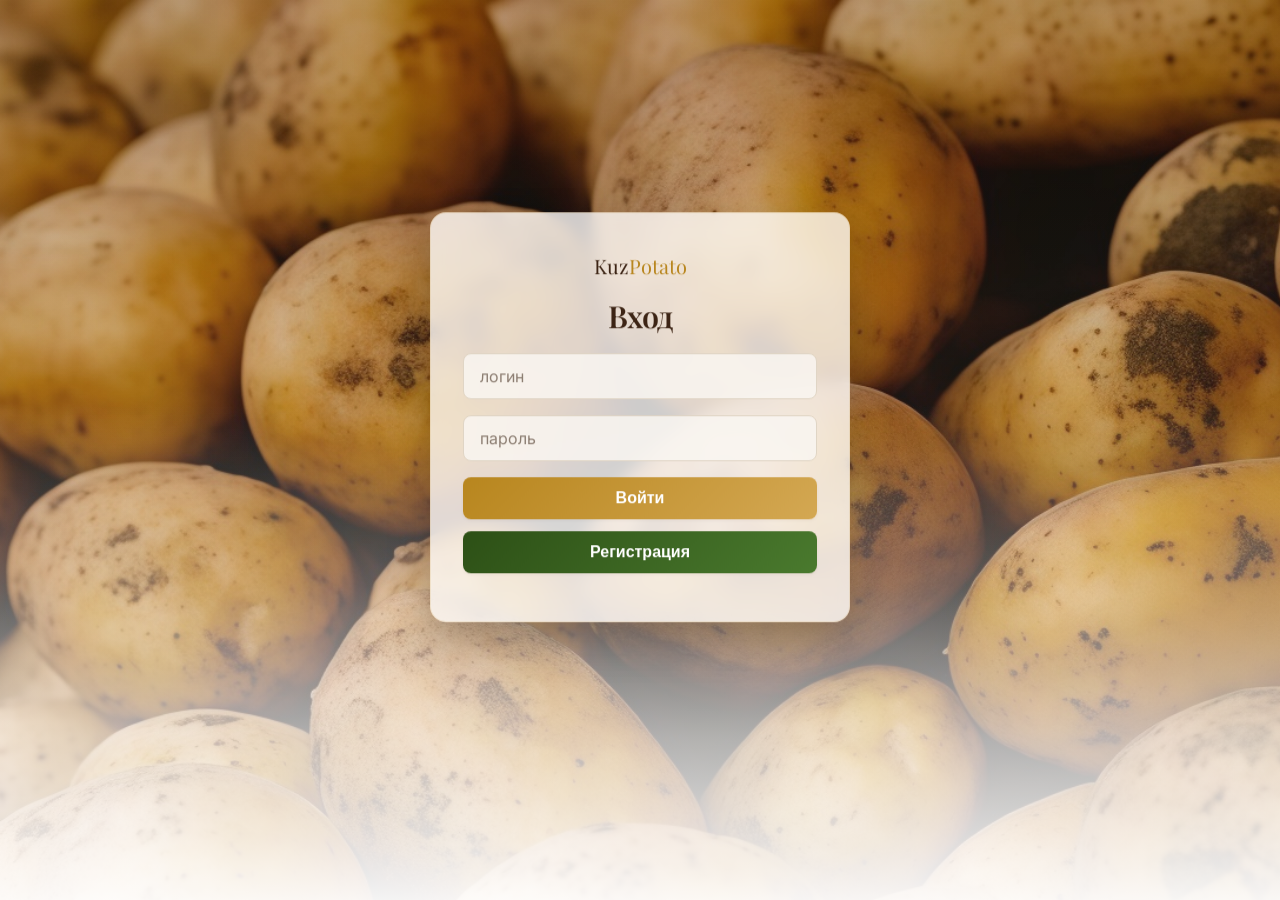
<file: index.html>
<script>
const u = localStorage.getItem('user');
if(!u){ window.location='login.html'; }
</script>
<!DOCTYPE html>
<html lang="ru">
<head>
    <meta charset="UTF-8">
    <meta name="viewport" content="width=device-width, initial-scale=1.0">
    <title>KuzPotato — Премиальная картошка из Кемерово</title>
    <link rel="stylesheet" href="styles.css">
    <link rel="preconnect" href="https://fonts.googleapis.com">
    <link rel="preconnect" href="https://fonts.gstatic.com" crossorigin>
    <link href="https://fonts.googleapis.com/css2?family=Playfair+Display:ital,wght@0,400;0,500;0,600;0,700;1,400&family=Inter:wght@300;400;500;600;700&display=swap" rel="stylesheet">
</head>
<body>
    <header class="header" id="header">
        <div class="container header__inner">
            <a href="index.html" class="logo">
                <span class="logo__text">Kuz<span class="logo__accent">Potato</span></span>
            </a>
            <nav class="nav" id="nav">
                <ul class="nav__list">
                    <li><a href="index.html" class="nav__link nav__link--active">Главная</a></li>
                    <li><a href="catalog.html" class="nav__link">Каталог</a></li>
                    <li><a href="about.html" class="nav__link">О компании</a></li>
                    <li><a href="delivery.html" class="nav__link">Доставка</a></li>
                    <li><a href="contacts.html" class="nav__link">Контакты</a></li>
                </ul>
            </nav>
            <div class="header__actions">
                <a href="cart.html" class="cart-icon" id="cartIcon" aria-label="Корзина">
                    <svg width="24" height="24" viewBox="0 0 24 24" fill="none" stroke="currentColor" stroke-width="1.8" stroke-linecap="round" stroke-linejoin="round">
                        <circle cx="9" cy="21" r="1"/><circle cx="20" cy="21" r="1"/>
                        <path d="M1 1h4l2.68 13.39a2 2 0 0 0 2 1.61h9.72a2 2 0 0 0 2-1.61L23 6H6"/>
                    </svg>
                    <span class="cart-icon__badge" id="cartBadge">0</span>
                </a>
                <button class="burger" id="burger" aria-label="Меню">
                    <span></span><span></span><span></span>
                </button>
            </div>
        </div>
    </header>

    <main>
        <!-- Hero Block -->
        <section class="hero">
            <div class="hero__overlay"></div>
            <div class="hero__content container">
                <span class="hero__tag">Фермерская продукция премиум-класса</span>
                <h1 class="hero__title">Настоящий вкус<br>сибирской земли</h1>
                <p class="hero__subtitle">Картофель, выращенный с заботой на плодородных почвах Кузбасса. Отборные сорта, безупречное качество, доставка прямо к вашему столу.</p>
                <div class="hero__buttons">
                    <a href="catalog.html" class="btn btn--gold">Смотреть каталог</a>
                    <a href="about.html" class="btn btn--outline">Узнать о нас</a>
                </div>
            </div>
            <div class="hero__scroll-indicator">
                <span>Прокрутите вниз</span>
                <svg width="20" height="20" viewBox="0 0 24 24" fill="none" stroke="currentColor" stroke-width="2"><path d="M6 9l6 6 6-6"/></svg>
            </div>
        </section>

        <!-- Advantages -->
        <section class="section advantages">
            <div class="container">
                <div class="section__header">
                    <span class="section__tag">Почему выбирают нас</span>
                    <h2 class="section__title">Качество, которому доверяют</h2>
                </div>
                <div class="advantages__grid">
                    <div class="advantage-card">
                        <div class="advantage-card__icon">
                            <svg width="40" height="40" viewBox="0 0 40 40" fill="none"><rect x="4" y="18" width="32" height="18" rx="3" stroke="currentColor" stroke-width="1.8"/><path d="M12 18v-6a8 8 0 1 1 16 0v6" stroke="currentColor" stroke-width="1.8"/><circle cx="20" cy="28" r="2" fill="currentColor"/></svg>
                        </div>
                        <h3>Отборные сорта</h3>
                        <p>Выращиваем только лучшие сорта картофеля, адаптированные к сибирскому климату. Каждый клубень проходит строгий контроль.</p>
                    </div>
                    <div class="advantage-card">
                        <div class="advantage-card__icon">
                            <svg width="40" height="40" viewBox="0 0 40 40" fill="none"><path d="M20 4c-8 0-14 5-16 12 2 7 8 12 16 12s14-5 16-12c-2-7-8-12-16-12z" stroke="currentColor" stroke-width="1.8"/><circle cx="20" cy="16" r="5" stroke="currentColor" stroke-width="1.8"/></svg>
                        </div>
                        <h3>Прозрачность</h3>
                        <p>Вы всегда знаете происхождение продукта. Мы открыто показываем наши поля, хранилища и процесс отбора.</p>
                    </div>
                    <div class="advantage-card">
                        <div class="advantage-card__icon">
                            <svg width="40" height="40" viewBox="0 0 40 40" fill="none"><path d="M4 12h32l-4 20H8L4 12z" stroke="currentColor" stroke-width="1.8"/><path d="M12 12V8a8 8 0 0 1 16 0v4" stroke="currentColor" stroke-width="1.8"/><line x1="16" y1="22" x2="24" y2="22" stroke="currentColor" stroke-width="1.8"/></svg>
                        </div>
                        <h3>Свежесть с полей</h3>
                        <p>Доставляем картофель напрямую с фермы в день сбора урожая или из современных хранилищ с климат-контролем.</p>
                    </div>
                    <div class="advantage-card">
                        <div class="advantage-card__icon">
                            <svg width="40" height="40" viewBox="0 0 40 40" fill="none"><circle cx="20" cy="20" r="16" stroke="currentColor" stroke-width="1.8"/><path d="M20 10v10l7 4" stroke="currentColor" stroke-width="1.8" stroke-linecap="round"/></svg>
                        </div>
                        <h3>Быстрая доставка</h3>
                        <p>Доставляем по Кемерово и области в день заказа. Бережная упаковка сохраняет товар в идеальном состоянии.</p>
                    </div>
                </div>
            </div>
        </section>

        <!-- Popular Products -->
        <section class="section section--alt popular">
            <div class="container">
                <div class="section__header">
                    <span class="section__tag">Популярные сорта</span>
                    <h2 class="section__title">Что выбирают наши клиенты</h2>
                </div>
                <div class="popular__grid" id="popularProducts">
                    <!-- Filled by JS -->
                </div>
                <div class="section__cta">
                    <a href="catalog.html" class="btn btn--gold">Весь каталог</a>
                </div>
            </div>
        </section>

        <!-- Quality Block -->
        <section class="section quality">
            <div class="container quality__inner">
                <div class="quality__image">
                    <div class="quality__image-placeholder"></div>
                </div>
                <div class="quality__content">
                    <span class="section__tag">Философия качества</span>
                    <h2 class="section__title">От поля до стола —<br>полный контроль</h2>
                    <p class="quality__text">Каждый этап — от подготовки почвы до упаковки готовой продукции — находится под пристальным вниманием наших агрономов. Мы используем органические удобрения, севооборот и современные методы хранения, чтобы картофель KuzPotato оставался свежим и вкусным в любое время года.</p>
                    <ul class="quality__list">
                        <li>Сертифицированный семенной материал</li>
                        <li>Экологически чистые поля Кузбасса</li>
                        <li>Хранение при оптимальной температуре 3–5°C</li>
                        <li>Ручная переборка перед упаковкой</li>
                    </ul>
                </div>
            </div>
        </section>

        <!-- Founder Block -->
        <section class="section section--alt founder">
            <div class="container founder__inner">
                <div class="founder__content">
                    <span class="section__tag">Основатель бренда</span>
                    <h2 class="section__title">Шарова Наталья</h2>
                    <blockquote class="founder__quote">«Я выросла на этой земле и знаю: настоящий картофель — это не просто еда. Это традиция, забота и уважение к природе. KuzPotato — мой способ поделиться этой философией с вами.»</blockquote>
                    <p class="founder__bio">Потомственный фермер из Кемерово. Более 15 лет в сельском хозяйстве. Объединила традиционные методы выращивания с современными стандартами качества, чтобы создать бренд, которому доверяют.</p>
                    <a href="about.html" class="btn btn--outline-dark">Подробнее о компании</a>
                </div>
                <div class="founder__portrait">
                    <div class="founder__portrait-placeholder">
                        <span>Наталья Шарова</span>
                    </div>
                </div>
            </div>
        </section>

        <!-- Testimonials -->
        <section class="section testimonials">
            <div class="container">
                <div class="section__header">
                    <span class="section__tag">Отзывы</span>
                    <h2 class="section__title">Что говорят о нас</h2>
                </div>
                <div class="testimonials__grid">
                    <div class="testimonial-card">
                        <div class="testimonial-card__stars">★★★★★</div>
                        <p class="testimonial-card__text">«Заказываю картофель KuzPotato уже полгода для своего ресторана. Качество всегда на высоте, клубни ровные, чистые. Гости отмечают вкус — а это главная награда для повара.»</p>
                        <div class="testimonial-card__author">
                            <strong>Алексей М.</strong>
                            <span>Шеф-повар, ресторан «Сибирь»</span>
                        </div>
                    </div>
                    <div class="testimonial-card">
                        <div class="testimonial-card__stars">★★★★★</div>
                        <p class="testimonial-card__text">«Беру оптом для семейного кафе. Доставка всегда вовремя, картошка отборная. Приятно иметь дело с настоящими профессионалами, которые любят своё дело.»</p>
                        <div class="testimonial-card__author">
                            <strong>Елена К.</strong>
                            <span>Владелец кафе, Кемерово</span>
                        </div>
                    </div>
                    <div class="testimonial-card">
                        <div class="testimonial-card__stars">★★★★★</div>
                        <p class="testimonial-card__text">«Домашняя картошка из детства — вот что приходит на ум. Рассыпчатая, ароматная. Дети едят с удовольствием. Спасибо Наталье и её команде!»</p>
                        <div class="testimonial-card__author">
                            <strong>Марина Д.</strong>
                            <span>Домохозяйка, Кемерово</span>
                        </div>
                    </div>
                </div>
            </div>
        </section>

        <!-- CTA Block -->
        <section class="cta-block">
            <div class="container cta-block__inner">
                <h2 class="cta-block__title">Готовы попробовать настоящий сибирский картофель?</h2>
                <p class="cta-block__text">Оформите заказ прямо сейчас — и завтра свежий урожай будет у вас на столе.</p>
                <div class="cta-block__buttons">
                    <a href="catalog.html" class="btn btn--gold btn--lg">Перейти в каталог</a>
                    <a href="contacts.html" class="btn btn--outline-light btn--lg">Связаться с нами</a>
                </div>
            </div>
        </section>
    </main>

    <footer class="footer">
        <div class="container footer__inner">
            <div class="footer__col">
                <div class="logo logo--footer">
                    <span class="logo__text">Kuz<span class="logo__accent">Potato</span></span>
                </div>
                <p class="footer__desc">Премиальная фермерская картошка из Кемерово. Качество, проверенное землёй.</p>
            </div>
            <div class="footer__col">
                <h4 class="footer__title">Навигация</h4>
                <ul class="footer__links">
                    <li><a href="index.html">Главная</a></li>
                    <li><a href="catalog.html">Каталог</a></li>
                    <li><a href="about.html">О компании</a></li>
                    <li><a href="delivery.html">Доставка</a></li>
                    <li><a href="contacts.html">Контакты</a></li>
                </ul>
            </div>
            <div class="footer__col">
                <h4 class="footer__title">Контакты</h4>
                <ul class="footer__links footer__links--contacts">
                    <li>Кемерово, Кузбасс</li>
                    <li>+7 (3842) 00-00-00</li>
                    <li>info@kuzpotato.ru</li>
                </ul>
            </div>
            <div class="footer__col">
                <h4 class="footer__title">Режим работы</h4>
                <ul class="footer__links">
                    <li>Пн–Пт: 8:00 – 19:00</li>
                    <li>Сб: 9:00 – 17:00</li>
                    <li>Вс: выходной</li>
                </ul>
            </div>
        </div>
        <div class="footer__bottom container">
            <p>&copy; 2025 KuzPotato. Все права защищены.</p>
        </div>
    </footer>

    <script src="script.js"></script>
</body>
</html>
</file>
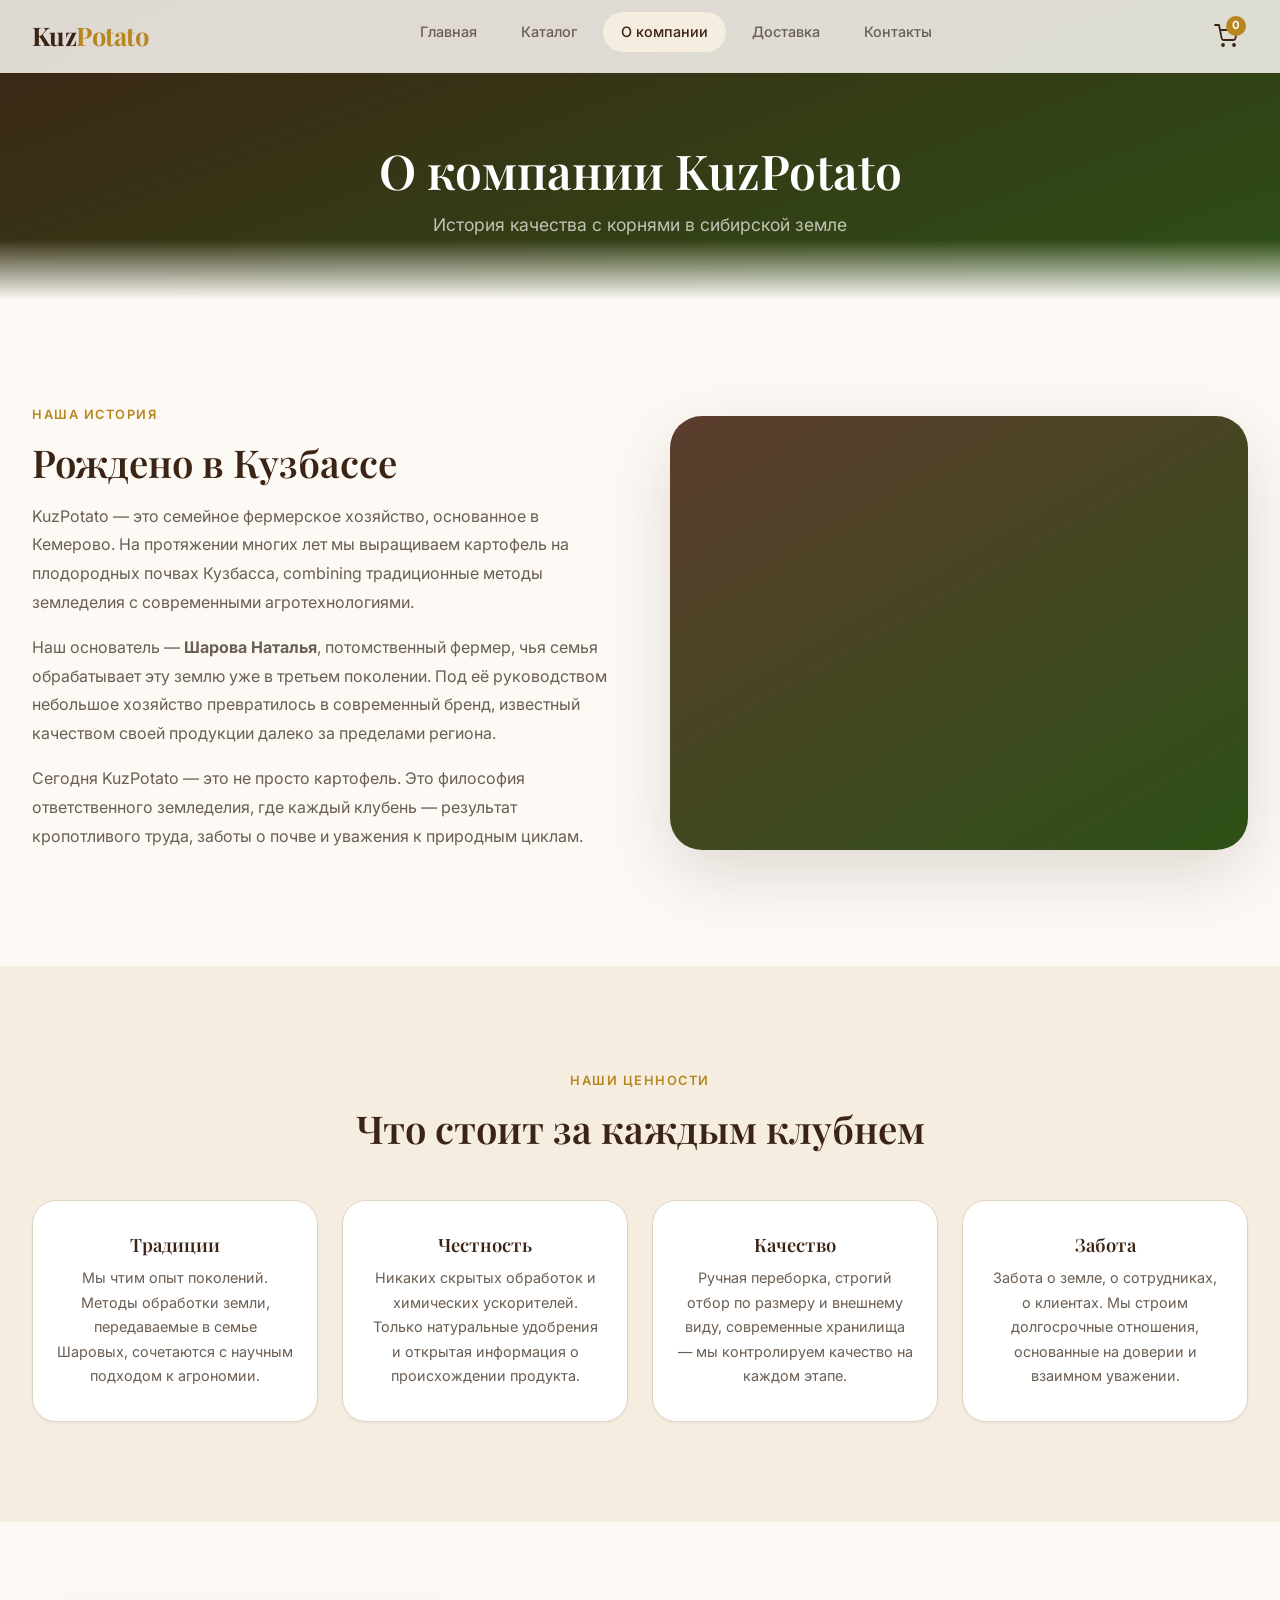
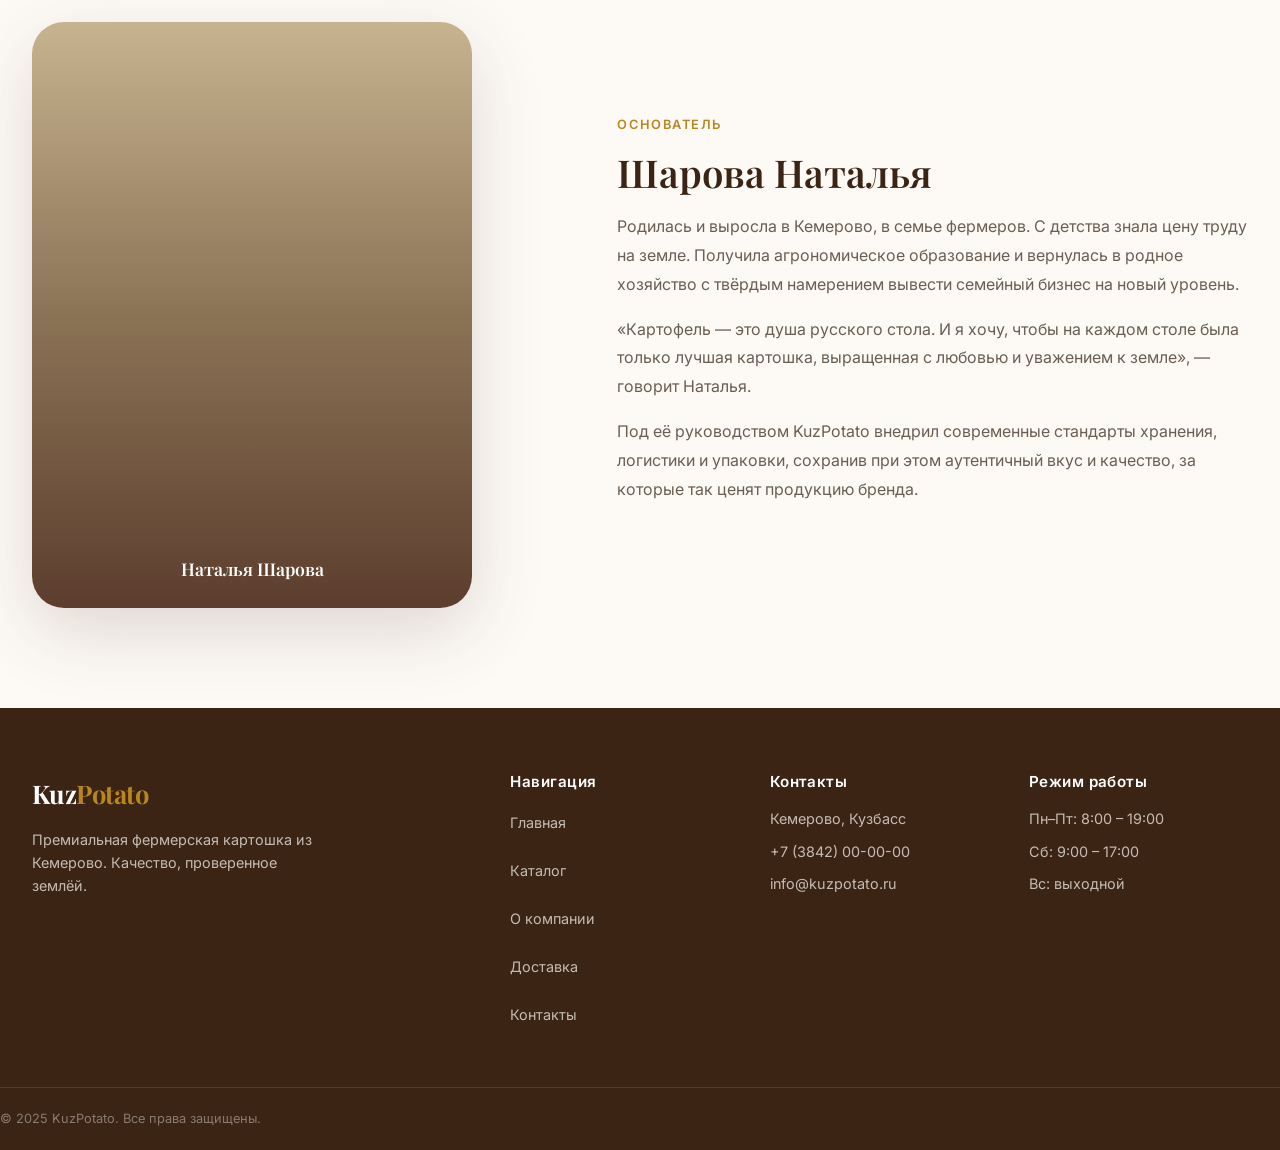
<file: about.html>
<!DOCTYPE html>
<html lang="ru">
<head>
    <meta charset="UTF-8">
    <meta name="viewport" content="width=device-width, initial-scale=1.0">
    <title>О компании — KuzPotato</title>
    <link rel="stylesheet" href="styles.css">
    <link rel="preconnect" href="https://fonts.googleapis.com">
    <link rel="preconnect" href="https://fonts.gstatic.com" crossorigin>
    <link href="https://fonts.googleapis.com/css2?family=Playfair+Display:ital,wght@0,400;0,500;0,600;0,700;1,400&family=Inter:wght@300;400;500;600;700&display=swap" rel="stylesheet">
</head>
<body>
    <header class="header" id="header">
        <div class="container header__inner">
            <a href="index.html" class="logo">
                <span class="logo__text">Kuz<span class="logo__accent">Potato</span></span>
            </a>
            <nav class="nav" id="nav">
                <ul class="nav__list">
                    <li><a href="index.html" class="nav__link">Главная</a></li>
                    <li><a href="catalog.html" class="nav__link">Каталог</a></li>
                    <li><a href="about.html" class="nav__link nav__link--active">О компании</a></li>
                    <li><a href="delivery.html" class="nav__link">Доставка</a></li>
                    <li><a href="contacts.html" class="nav__link">Контакты</a></li>
                </ul>
            </nav>
            <div class="header__actions">
                <a href="cart.html" class="cart-icon" id="cartIcon" aria-label="Корзина">
                    <svg width="24" height="24" viewBox="0 0 24 24" fill="none" stroke="currentColor" stroke-width="1.8" stroke-linecap="round" stroke-linejoin="round">
                        <circle cx="9" cy="21" r="1"/><circle cx="20" cy="21" r="1"/>
                        <path d="M1 1h4l2.68 13.39a2 2 0 0 0 2 1.61h9.72a2 2 0 0 0 2-1.61L23 6H6"/>
                    </svg>
                    <span class="cart-icon__badge" id="cartBadge">0</span>
                </a>
                <button class="burger" id="burger" aria-label="Меню">
                    <span></span><span></span><span></span>
                </button>
            </div>
        </div>
    </header>

    <main>
        <section class="page-hero page-hero--about">
            <div class="container">
                <h1 class="page-hero__title">О компании KuzPotato</h1>
                <p class="page-hero__subtitle">История качества с корнями в сибирской земле</p>
            </div>
        </section>

        <section class="section about-story">
            <div class="container">
                <div class="about-story__grid">
                    <div class="about-story__content">
                        <span class="section__tag">Наша история</span>
                        <h2 class="section__title">Рождено в Кузбассе</h2>
                        <p>KuzPotato — это семейное фермерское хозяйство, основанное в Кемерово. На протяжении многих лет мы выращиваем картофель на плодородных почвах Кузбасса, combining традиционные методы земледелия с современными агротехнологиями.</p>
                        <p>Наш основатель — <strong>Шарова Наталья</strong>, потомственный фермер, чья семья обрабатывает эту землю уже в третьем поколении. Под её руководством небольшое хозяйство превратилось в современный бренд, известный качеством своей продукции далеко за пределами региона.</p>
                        <p>Сегодня KuzPotato — это не просто картофель. Это философия ответственного земледелия, где каждый клубень — результат кропотливого труда, заботы о почве и уважения к природным циклам.</p>
                    </div>
                    <div class="about-story__visual">
                        <div class="about-story__image-placeholder"></div>
                    </div>
                </div>
            </div>
        </section>

        <section class="section section--alt about-values">
            <div class="container">
                <div class="section__header">
                    <span class="section__tag">Наши ценности</span>
                    <h2 class="section__title">Что стоит за каждым клубнем</h2>
                </div>
                <div class="about-values__grid">
                    <div class="value-card">
                        <h3>Традиции</h3>
                        <p>Мы чтим опыт поколений. Методы обработки земли, передаваемые в семье Шаровых, сочетаются с научным подходом к агрономии.</p>
                    </div>
                    <div class="value-card">
                        <h3>Честность</h3>
                        <p>Никаких скрытых обработок и химических ускорителей. Только натуральные удобрения и открытая информация о происхождении продукта.</p>
                    </div>
                    <div class="value-card">
                        <h3>Качество</h3>
                        <p>Ручная переборка, строгий отбор по размеру и внешнему виду, современные хранилища — мы контролируем качество на каждом этапе.</p>
                    </div>
                    <div class="value-card">
                        <h3>Забота</h3>
                        <p>Забота о земле, о сотрудниках, о клиентах. Мы строим долгосрочные отношения, основанные на доверии и взаимном уважении.</p>
                    </div>
                </div>
            </div>
        </section>

        <section class="section about-founder-detail">
            <div class="container about-founder-detail__inner">
                <div class="about-founder-detail__portrait">
                    <div class="founder__portrait-placeholder founder__portrait-placeholder--large">
                        <span>Наталья Шарова</span>
                    </div>
                </div>
                <div class="about-founder-detail__content">
                    <span class="section__tag">Основатель</span>
                    <h2 class="section__title">Шарова Наталья</h2>
                    <p>Родилась и выросла в Кемерово, в семье фермеров. С детства знала цену труду на земле. Получила агрономическое образование и вернулась в родное хозяйство с твёрдым намерением вывести семейный бизнес на новый уровень.</p>
                    <p>«Картофель — это душа русского стола. И я хочу, чтобы на каждом столе была только лучшая картошка, выращенная с любовью и уважением к земле», — говорит Наталья.</p>
                    <p>Под её руководством KuzPotato внедрил современные стандарты хранения, логистики и упаковки, сохранив при этом аутентичный вкус и качество, за которые так ценят продукцию бренда.</p>
                </div>
            </div>
        </section>
    </main>

    <footer class="footer">
        <div class="container footer__inner">
            <div class="footer__col">
                <div class="logo logo--footer">
                    <span class="logo__text">Kuz<span class="logo__accent">Potato</span></span>
                </div>
                <p class="footer__desc">Премиальная фермерская картошка из Кемерово. Качество, проверенное землёй.</p>
            </div>
            <div class="footer__col">
                <h4 class="footer__title">Навигация</h4>
                <ul class="footer__links">
                    <li><a href="index.html">Главная</a></li>
                    <li><a href="catalog.html">Каталог</a></li>
                    <li><a href="about.html">О компании</a></li>
                    <li><a href="delivery.html">Доставка</a></li>
                    <li><a href="contacts.html">Контакты</a></li>
                </ul>
            </div>
            <div class="footer__col">
                <h4 class="footer__title">Контакты</h4>
                <ul class="footer__links footer__links--contacts">
                    <li>Кемерово, Кузбасс</li>
                    <li>+7 (3842) 00-00-00</li>
                    <li>info@kuzpotato.ru</li>
                </ul>
            </div>
            <div class="footer__col">
                <h4 class="footer__title">Режим работы</h4>
                <ul class="footer__links">
                    <li>Пн–Пт: 8:00 – 19:00</li>
                    <li>Сб: 9:00 – 17:00</li>
                    <li>Вс: выходной</li>
                </ul>
            </div>
        </div>
        <div class="footer__bottom container">
            <p>&copy; 2025 KuzPotato. Все права защищены.</p>
        </div>
    </footer>

    <script src="script.js"></script>
</body>
</html>
</file>
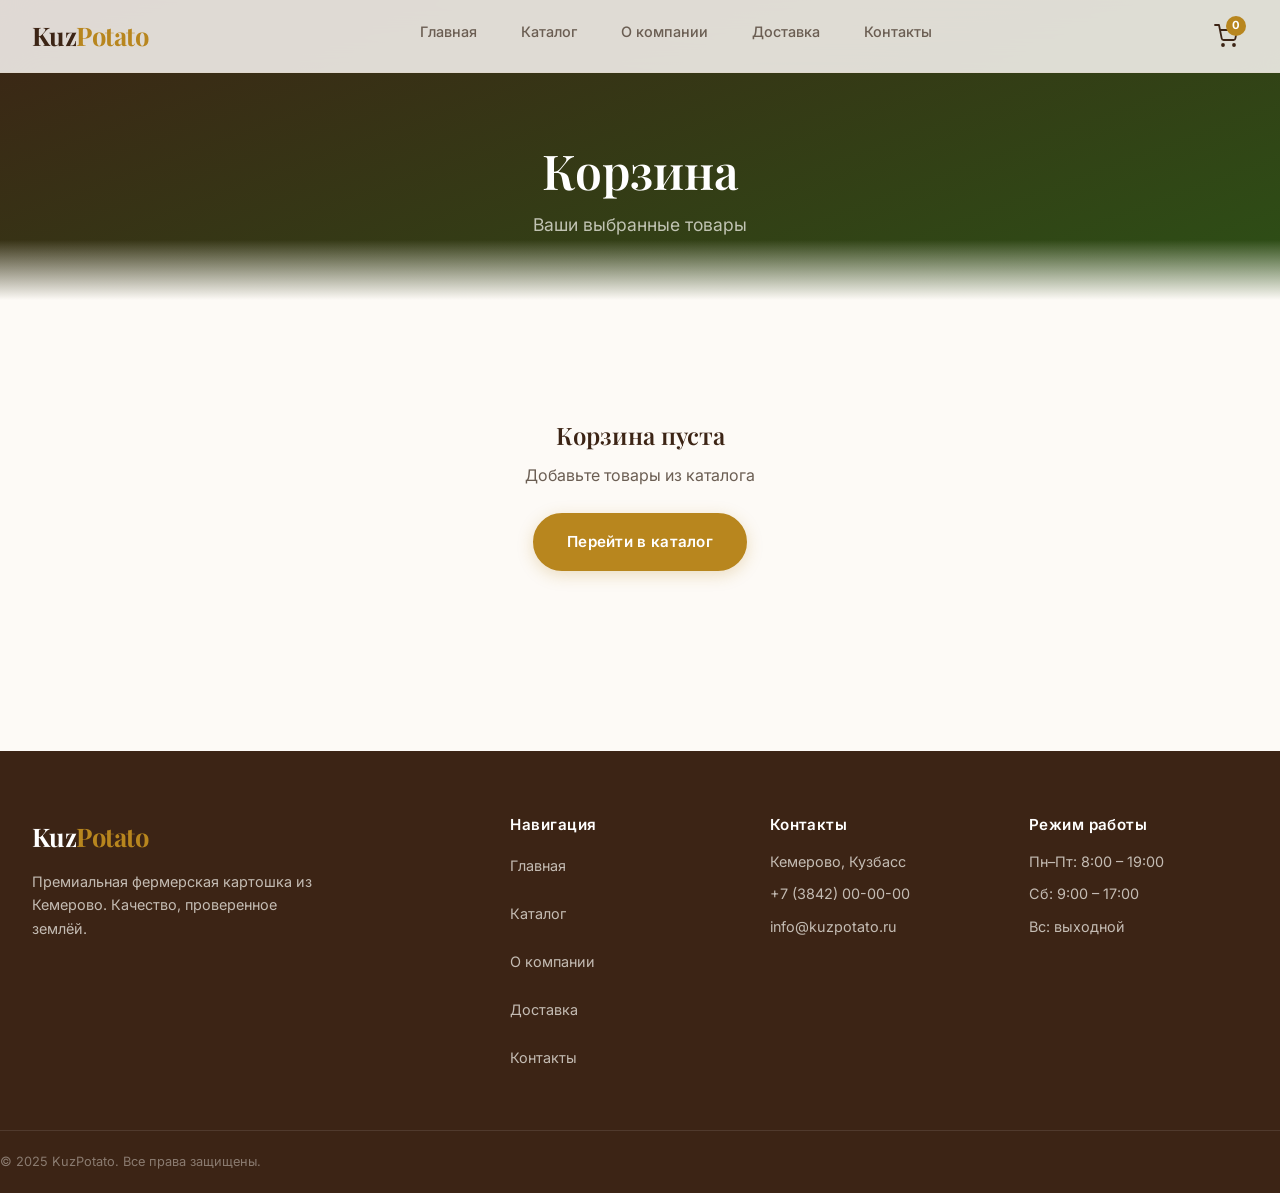
<file: cart.html>
<!DOCTYPE html>
<html lang="ru">
<head>
    <meta charset="UTF-8">
    <meta name="viewport" content="width=device-width, initial-scale=1.0">
    <title>Корзина — KuzPotato</title>
    <link rel="stylesheet" href="styles.css">
    <link rel="preconnect" href="https://fonts.googleapis.com">
    <link rel="preconnect" href="https://fonts.gstatic.com" crossorigin>
    <link href="https://fonts.googleapis.com/css2?family=Playfair+Display:ital,wght@0,400;0,500;0,600;0,700;1,400&family=Inter:wght@300;400;500;600;700&display=swap" rel="stylesheet">
</head>
<body>
    <header class="header" id="header">
        <div class="container header__inner">
            <a href="index.html" class="logo">
                <span class="logo__text">Kuz<span class="logo__accent">Potato</span></span>
            </a>
            <nav class="nav" id="nav">
                <ul class="nav__list">
                    <li><a href="index.html" class="nav__link">Главная</a></li>
                    <li><a href="catalog.html" class="nav__link">Каталог</a></li>
                    <li><a href="about.html" class="nav__link">О компании</a></li>
                    <li><a href="delivery.html" class="nav__link">Доставка</a></li>
                    <li><a href="contacts.html" class="nav__link">Контакты</a></li>
                </ul>
            </nav>
            <div class="header__actions">
                <a href="cart.html" class="cart-icon" id="cartIcon" aria-label="Корзина">
                    <svg width="24" height="24" viewBox="0 0 24 24" fill="none" stroke="currentColor" stroke-width="1.8" stroke-linecap="round" stroke-linejoin="round">
                        <circle cx="9" cy="21" r="1"/><circle cx="20" cy="21" r="1"/>
                        <path d="M1 1h4l2.68 13.39a2 2 0 0 0 2 1.61h9.72a2 2 0 0 0 2-1.61L23 6H6"/>
                    </svg>
                    <span class="cart-icon__badge" id="cartBadge">0</span>
                </a>
                <button class="burger" id="burger" aria-label="Меню">
                    <span></span><span></span><span></span>
                </button>
            </div>
        </div>
    </header>

    <main>
        <section class="page-hero page-hero--cart">
            <div class="container">
                <h1 class="page-hero__title">Корзина</h1>
                <p class="page-hero__subtitle">Ваши выбранные товары</p>
            </div>
        </section>

        <section class="section cart-section">
            <div class="container">
                <div id="cartContainer">
                    <!-- Filled by JS -->
                </div>
            </div>
        </section>
    </main>

    <footer class="footer">
        <div class="container footer__inner">
            <div class="footer__col">
                <div class="logo logo--footer">
                    <span class="logo__text">Kuz<span class="logo__accent">Potato</span></span>
                </div>
                <p class="footer__desc">Премиальная фермерская картошка из Кемерово. Качество, проверенное землёй.</p>
            </div>
            <div class="footer__col">
                <h4 class="footer__title">Навигация</h4>
                <ul class="footer__links">
                    <li><a href="index.html">Главная</a></li>
                    <li><a href="catalog.html">Каталог</a></li>
                    <li><a href="about.html">О компании</a></li>
                    <li><a href="delivery.html">Доставка</a></li>
                    <li><a href="contacts.html">Контакты</a></li>
                </ul>
            </div>
            <div class="footer__col">
                <h4 class="footer__title">Контакты</h4>
                <ul class="footer__links footer__links--contacts">
                    <li>Кемерово, Кузбасс</li>
                    <li>+7 (3842) 00-00-00</li>
                    <li>info@kuzpotato.ru</li>
                </ul>
            </div>
            <div class="footer__col">
                <h4 class="footer__title">Режим работы</h4>
                <ul class="footer__links">
                    <li>Пн–Пт: 8:00 – 19:00</li>
                    <li>Сб: 9:00 – 17:00</li>
                    <li>Вс: выходной</li>
                </ul>
            </div>
        </div>
        <div class="footer__bottom container">
            <p>&copy; 2025 KuzPotato. Все права защищены.</p>
        </div>
    </footer>

    <script src="script.js"></script>
</body>
</html>
</file>
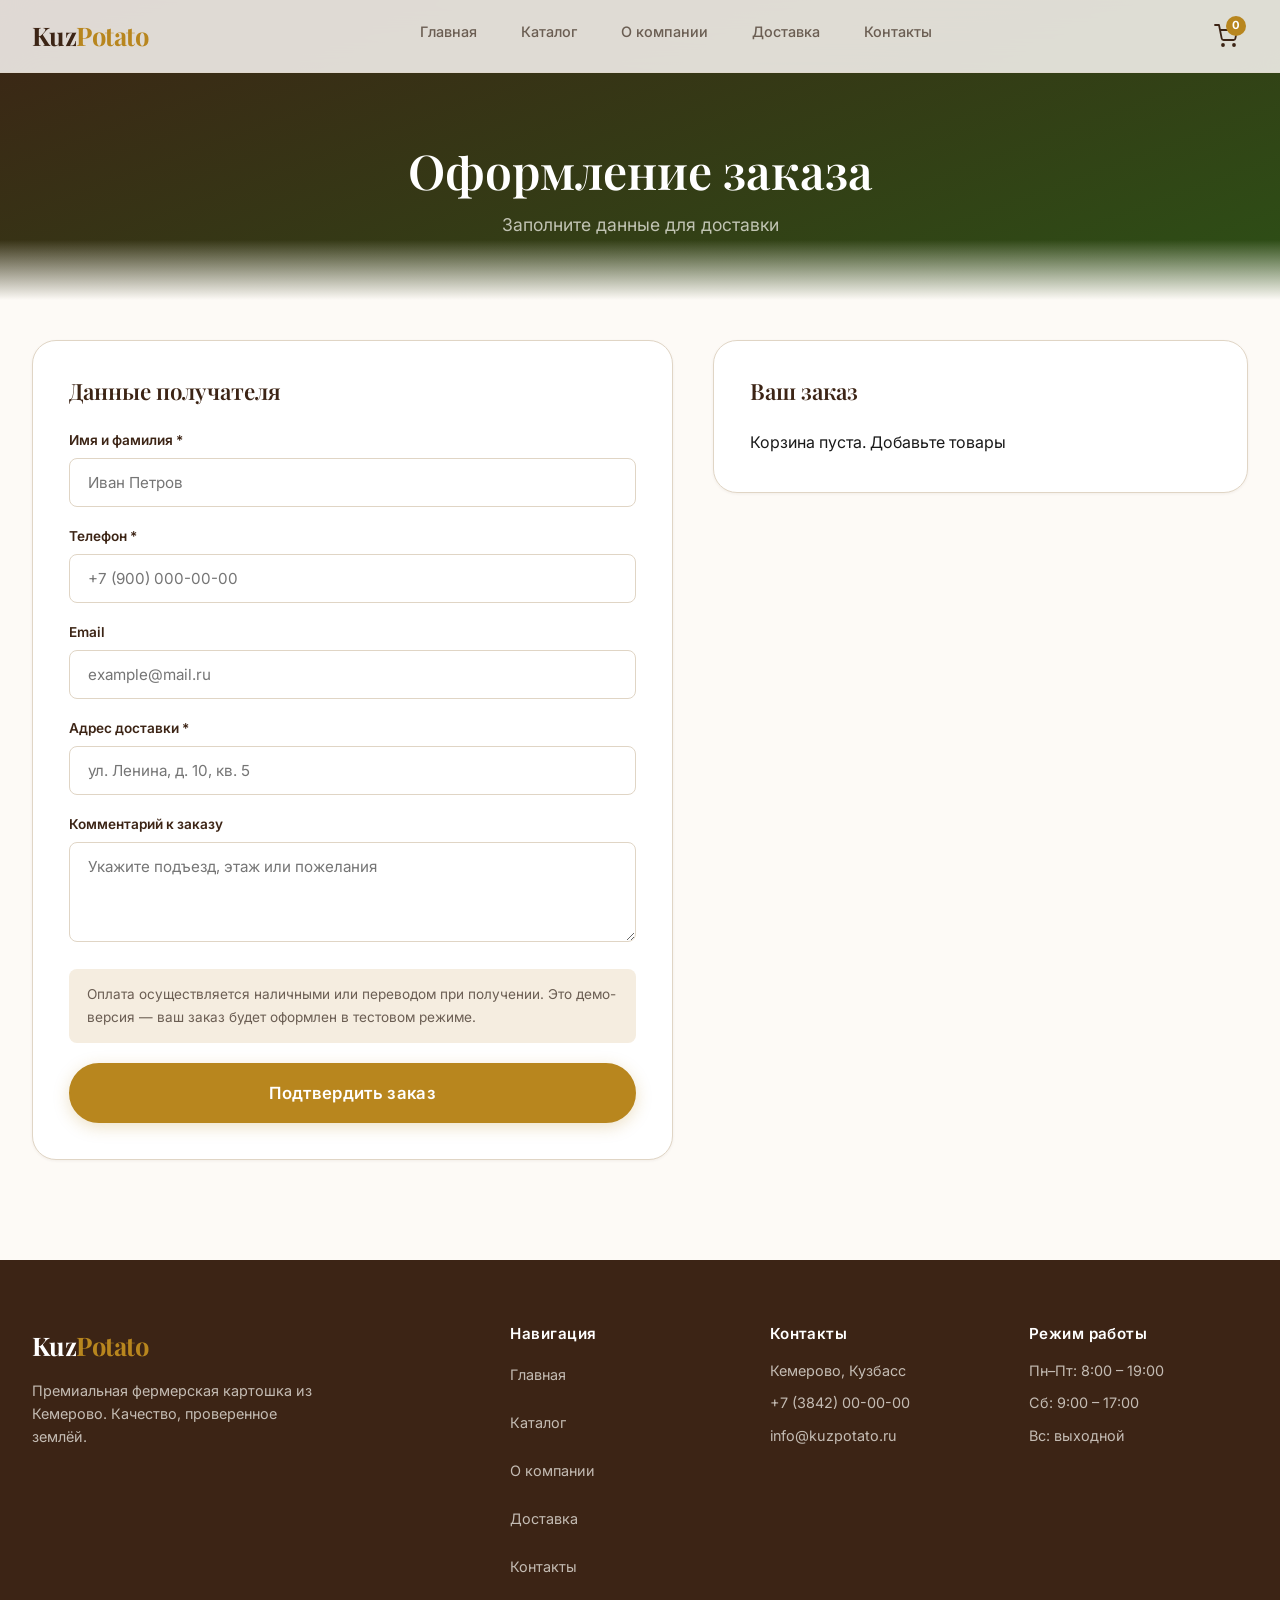
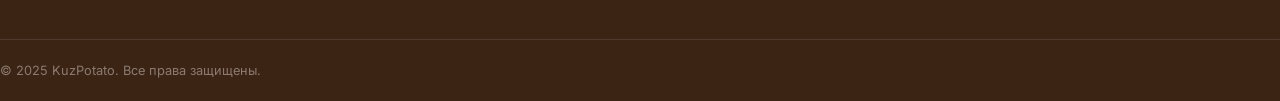
<file: checkout.html>
<!DOCTYPE html>
<html lang="ru">
<head>
    <meta charset="UTF-8">
    <meta name="viewport" content="width=device-width, initial-scale=1.0">
    <title>Оформление заказа — KuzPotato</title>
    <link rel="stylesheet" href="styles.css">
    <link rel="preconnect" href="https://fonts.googleapis.com">
    <link rel="preconnect" href="https://fonts.gstatic.com" crossorigin>
    <link href="https://fonts.googleapis.com/css2?family=Playfair+Display:ital,wght@0,400;0,500;0,600;0,700;1,400&family=Inter:wght@300;400;500;600;700&display=swap" rel="stylesheet">
</head>
<body>
    <header class="header" id="header">
        <div class="container header__inner">
            <a href="index.html" class="logo">
                <span class="logo__text">Kuz<span class="logo__accent">Potato</span></span>
            </a>
            <nav class="nav" id="nav">
                <ul class="nav__list">
                    <li><a href="index.html" class="nav__link">Главная</a></li>
                    <li><a href="catalog.html" class="nav__link">Каталог</a></li>
                    <li><a href="about.html" class="nav__link">О компании</a></li>
                    <li><a href="delivery.html" class="nav__link">Доставка</a></li>
                    <li><a href="contacts.html" class="nav__link">Контакты</a></li>
                </ul>
            </nav>
            <div class="header__actions">
                <a href="cart.html" class="cart-icon" id="cartIcon" aria-label="Корзина">
                    <svg width="24" height="24" viewBox="0 0 24 24" fill="none" stroke="currentColor" stroke-width="1.8" stroke-linecap="round" stroke-linejoin="round">
                        <circle cx="9" cy="21" r="1"/><circle cx="20" cy="21" r="1"/>
                        <path d="M1 1h4l2.68 13.39a2 2 0 0 0 2 1.61h9.72a2 2 0 0 0 2-1.61L23 6H6"/>
                    </svg>
                    <span class="cart-icon__badge" id="cartBadge">0</span>
                </a>
                <button class="burger" id="burger" aria-label="Меню">
                    <span></span><span></span><span></span>
                </button>
            </div>
        </div>
    </header>

    <main>
        <section class="page-hero page-hero--checkout">
            <div class="container">
                <h1 class="page-hero__title">Оформление заказа</h1>
                <p class="page-hero__subtitle">Заполните данные для доставки</p>
            </div>
        </section>

        <section class="section checkout-section">
            <div class="container">
                <div class="checkout__layout" id="checkoutLayout">
                    <div class="checkout__form-wrap">
                        <h2 class="checkout__heading">Данные получателя</h2>
                        <form class="checkout__form" id="checkoutForm">
                            <div class="form__group">
                                <label class="form__label" for="checkoutName">Имя и фамилия *</label>
                                <input type="text" id="checkoutName" class="form__input" placeholder="Иван Петров" required>
                            </div>
                            <div class="form__group">
                                <label class="form__label" for="checkoutPhone">Телефон *</label>
                                <input type="tel" id="checkoutPhone" class="form__input" placeholder="+7 (900) 000-00-00" required>
                            </div>
                            <div class="form__group">
                                <label class="form__label" for="checkoutEmail">Email</label>
                                <input type="email" id="checkoutEmail" class="form__input" placeholder="example@mail.ru">
                            </div>
                            <div class="form__group">
                                <label class="form__label" for="checkoutAddress">Адрес доставки *</label>
                                <input type="text" id="checkoutAddress" class="form__input" placeholder="ул. Ленина, д. 10, кв. 5" required>
                            </div>
                            <div class="form__group">
                                <label class="form__label" for="checkoutComment">Комментарий к заказу</label>
                                <textarea id="checkoutComment" class="form__input form__input--textarea" placeholder="Укажите подъезд, этаж или пожелания"></textarea>
                            </div>
                            <div class="checkout__payment-note">
                                <p>Оплата осуществляется наличными или переводом при получении. Это демо-версия — ваш заказ будет оформлен в тестовом режиме.</p>
                            </div>
                            <button type="submit" class="btn btn--gold btn--lg btn--full">Подтвердить заказ</button>
                        </form>
                        <div class="checkout__success" id="checkoutSuccess" style="display:none;">
                            <div class="checkout__success-icon">
                                <svg width="64" height="64" viewBox="0 0 64 64" fill="none"><circle cx="32" cy="32" r="30" stroke="#2D5016" stroke-width="3"/><path d="M18 32l10 10 18-20" stroke="#2D5016" stroke-width="3" stroke-linecap="round" stroke-linejoin="round"/></svg>
                            </div>
                            <h2>Заказ оформлен!</h2>
                            <p>Спасибо за ваш заказ. Мы свяжемся с вами в ближайшее время для подтверждения.</p>
                            <a href="index.html" class="btn btn--gold">Вернуться на главную</a>
                        </div>
                    </div>
                    <div class="checkout__summary" id="checkoutSummary">
                        <h2 class="checkout__heading">Ваш заказ</h2>
                        <div id="checkoutItems"><!-- Filled by JS --></div>
                    </div>
                </div>
            </div>
        </section>
    </main>

    <footer class="footer">
        <div class="container footer__inner">
            <div class="footer__col">
                <div class="logo logo--footer">
                    <span class="logo__text">Kuz<span class="logo__accent">Potato</span></span>
                </div>
                <p class="footer__desc">Премиальная фермерская картошка из Кемерово. Качество, проверенное землёй.</p>
            </div>
            <div class="footer__col">
                <h4 class="footer__title">Навигация</h4>
                <ul class="footer__links">
                    <li><a href="index.html">Главная</a></li>
                    <li><a href="catalog.html">Каталог</a></li>
                    <li><a href="about.html">О компании</a></li>
                    <li><a href="delivery.html">Доставка</a></li>
                    <li><a href="contacts.html">Контакты</a></li>
                </ul>
            </div>
            <div class="footer__col">
                <h4 class="footer__title">Контакты</h4>
                <ul class="footer__links footer__links--contacts">
                    <li>Кемерово, Кузбасс</li>
                    <li>+7 (3842) 00-00-00</li>
                    <li>info@kuzpotato.ru</li>
                </ul>
            </div>
            <div class="footer__col">
                <h4 class="footer__title">Режим работы</h4>
                <ul class="footer__links">
                    <li>Пн–Пт: 8:00 – 19:00</li>
                    <li>Сб: 9:00 – 17:00</li>
                    <li>Вс: выходной</li>
                </ul>
            </div>
        </div>
        <div class="footer__bottom container">
            <p>&copy; 2025 KuzPotato. Все права защищены.</p>
        </div>
    </footer>

    <script src="script.js"></script>
</body>
</html>
</file>
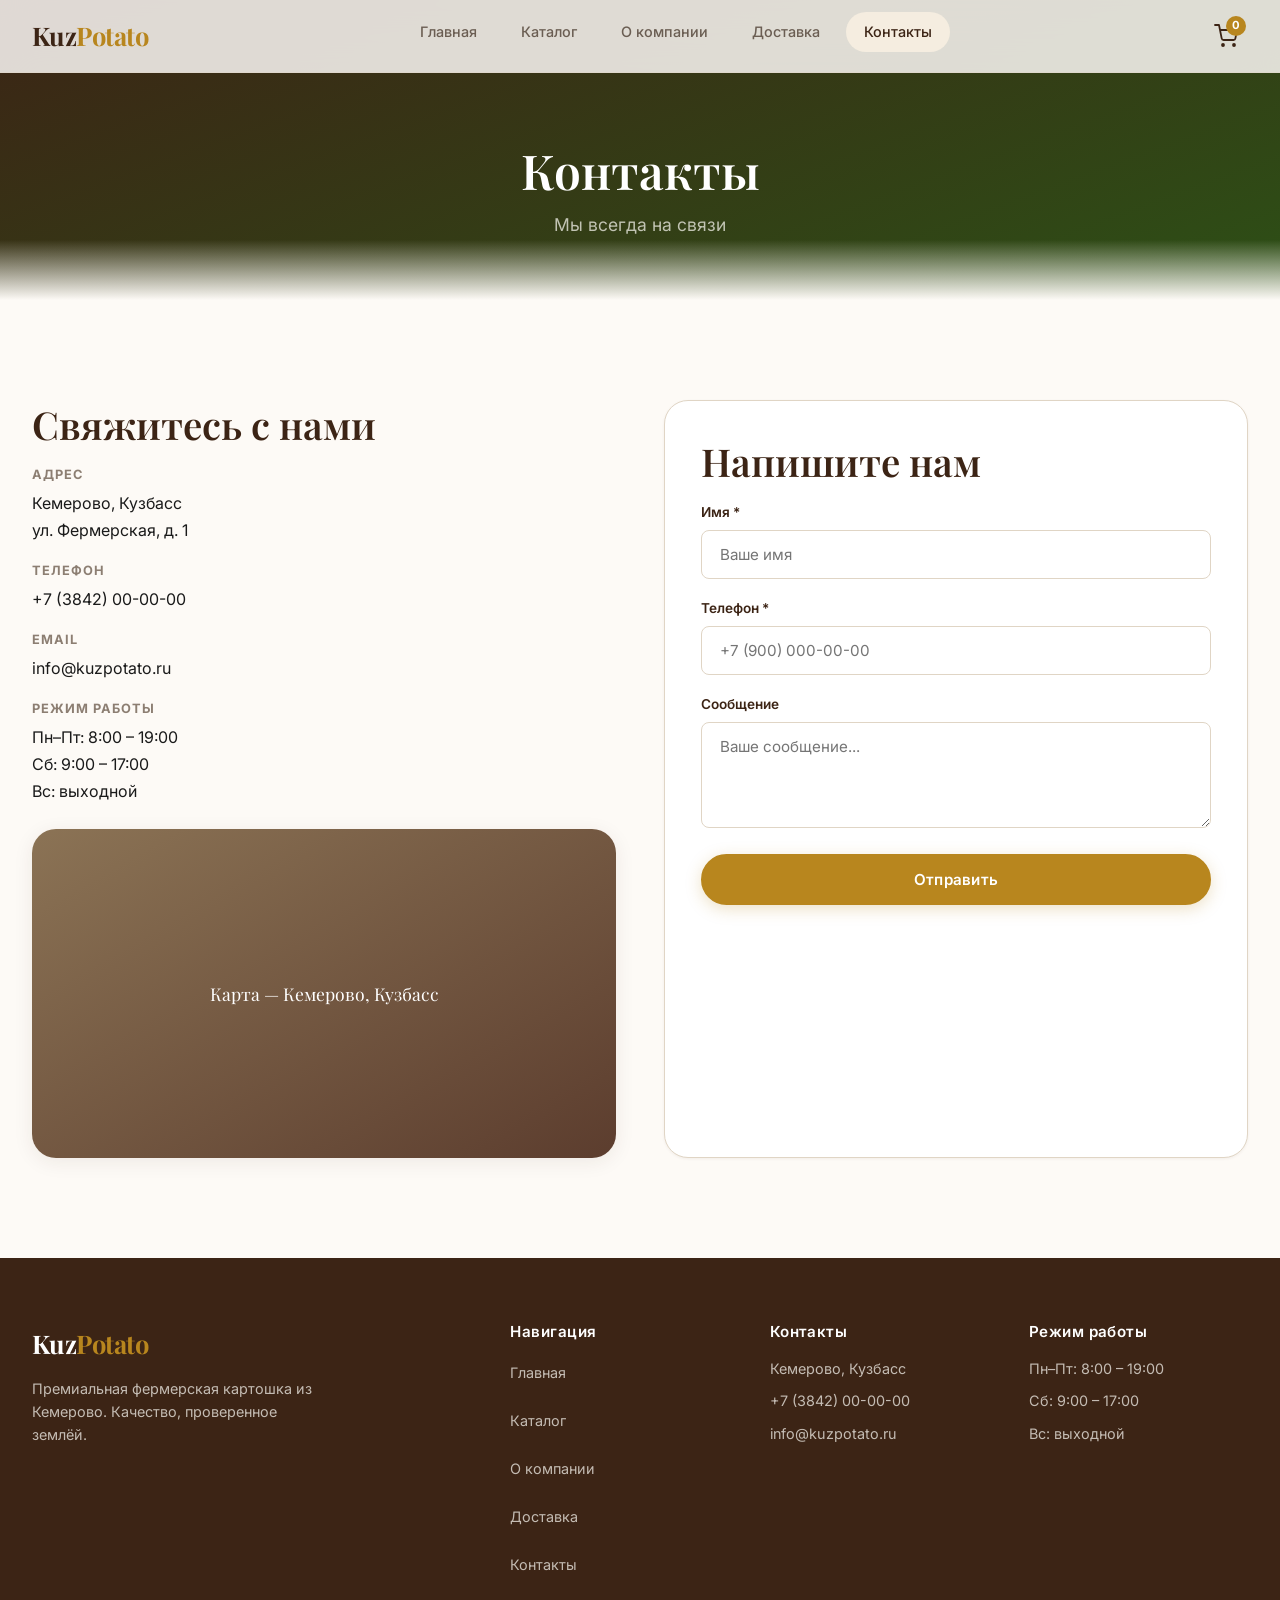
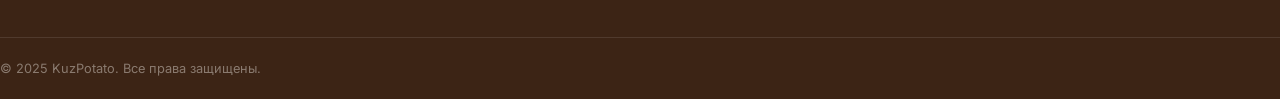
<file: contacts.html>
<!DOCTYPE html>
<html lang="ru">
<head>
    <meta charset="UTF-8">
    <meta name="viewport" content="width=device-width, initial-scale=1.0">
    <title>Контакты — KuzPotato</title>
    <link rel="stylesheet" href="styles.css">
    <link rel="preconnect" href="https://fonts.googleapis.com">
    <link rel="preconnect" href="https://fonts.gstatic.com" crossorigin>
    <link href="https://fonts.googleapis.com/css2?family=Playfair+Display:ital,wght@0,400;0,500;0,600;0,700;1,400&family=Inter:wght@300;400;500;600;700&display=swap" rel="stylesheet">
</head>
<body>
    <header class="header" id="header">
        <div class="container header__inner">
            <a href="index.html" class="logo">
                <span class="logo__text">Kuz<span class="logo__accent">Potato</span></span>
            </a>
            <nav class="nav" id="nav">
                <ul class="nav__list">
                    <li><a href="index.html" class="nav__link">Главная</a></li>
                    <li><a href="catalog.html" class="nav__link">Каталог</a></li>
                    <li><a href="about.html" class="nav__link">О компании</a></li>
                    <li><a href="delivery.html" class="nav__link">Доставка</a></li>
                    <li><a href="contacts.html" class="nav__link nav__link--active">Контакты</a></li>
                </ul>
            </nav>
            <div class="header__actions">
                <a href="cart.html" class="cart-icon" id="cartIcon" aria-label="Корзина">
                    <svg width="24" height="24" viewBox="0 0 24 24" fill="none" stroke="currentColor" stroke-width="1.8" stroke-linecap="round" stroke-linejoin="round">
                        <circle cx="9" cy="21" r="1"/><circle cx="20" cy="21" r="1"/>
                        <path d="M1 1h4l2.68 13.39a2 2 0 0 0 2 1.61h9.72a2 2 0 0 0 2-1.61L23 6H6"/>
                    </svg>
                    <span class="cart-icon__badge" id="cartBadge">0</span>
                </a>
                <button class="burger" id="burger" aria-label="Меню">
                    <span></span><span></span><span></span>
                </button>
            </div>
        </div>
    </header>

    <main>
        <section class="page-hero page-hero--contacts">
            <div class="container">
                <h1 class="page-hero__title">Контакты</h1>
                <p class="page-hero__subtitle">Мы всегда на связи</p>
            </div>
        </section>

        <section class="section contacts-section">
            <div class="container">
                <div class="contacts__grid">
                    <div class="contacts__info">
                        <h2 class="section__title">Свяжитесь с нами</h2>
                        <div class="contacts__details">
                            <div class="contact-item">
                                <strong>Адрес</strong>
                                <span>Кемерово, Кузбасс<br>ул. Фермерская, д. 1</span>
                            </div>
                            <div class="contact-item">
                                <strong>Телефон</strong>
                                <span>+7 (3842) 00-00-00</span>
                            </div>
                            <div class="contact-item">
                                <strong>Email</strong>
                                <span>info@kuzpotato.ru</span>
                            </div>
                            <div class="contact-item">
                                <strong>Режим работы</strong>
                                <span>Пн–Пт: 8:00 – 19:00<br>Сб: 9:00 – 17:00<br>Вс: выходной</span>
                            </div>
                        </div>
                        <div class="contacts__map-placeholder">
                            <span>Карта — Кемерово, Кузбасс</span>
                        </div>
                    </div>
                    <div class="contacts__form-wrap">
                        <h2 class="section__title">Напишите нам</h2>
                        <form class="contacts__form" id="contactsForm">
                            <div class="form__group">
                                <label class="form__label" for="contactName">Имя *</label>
                                <input type="text" id="contactName" class="form__input" placeholder="Ваше имя" required>
                            </div>
                            <div class="form__group">
                                <label class="form__label" for="contactPhone">Телефон *</label>
                                <input type="tel" id="contactPhone" class="form__input" placeholder="+7 (900) 000-00-00" required>
                            </div>
                            <div class="form__group">
                                <label class="form__label" for="contactMessage">Сообщение</label>
                                <textarea id="contactMessage" class="form__input form__input--textarea" placeholder="Ваше сообщение..." rows="4"></textarea>
                            </div>
                            <button type="submit" class="btn btn--gold btn--full">Отправить</button>
                        </form>
                        <div class="contacts__success" id="contactsSuccess" style="display:none;">
                            <p>Спасибо! Ваше сообщение отправлено. Мы свяжемся с вами в ближайшее время.</p>
                        </div>
                    </div>
                </div>
            </div>
        </section>
    </main>

    <footer class="footer">
        <div class="container footer__inner">
            <div class="footer__col">
                <div class="logo logo--footer">
                    <span class="logo__text">Kuz<span class="logo__accent">Potato</span></span>
                </div>
                <p class="footer__desc">Премиальная фермерская картошка из Кемерово. Качество, проверенное землёй.</p>
            </div>
            <div class="footer__col">
                <h4 class="footer__title">Навигация</h4>
                <ul class="footer__links">
                    <li><a href="index.html">Главная</a></li>
                    <li><a href="catalog.html">Каталог</a></li>
                    <li><a href="about.html">О компании</a></li>
                    <li><a href="delivery.html">Доставка</a></li>
                    <li><a href="contacts.html">Контакты</a></li>
                </ul>
            </div>
            <div class="footer__col">
                <h4 class="footer__title">Контакты</h4>
                <ul class="footer__links footer__links--contacts">
                    <li>Кемерово, Кузбасс</li>
                    <li>+7 (3842) 00-00-00</li>
                    <li>info@kuzpotato.ru</li>
                </ul>
            </div>
            <div class="footer__col">
                <h4 class="footer__title">Режим работы</h4>
                <ul class="footer__links">
                    <li>Пн–Пт: 8:00 – 19:00</li>
                    <li>Сб: 9:00 – 17:00</li>
                    <li>Вс: выходной</li>
                </ul>
            </div>
        </div>
        <div class="footer__bottom container">
            <p>&copy; 2025 KuzPotato. Все права защищены.</p>
        </div>
    </footer>

    <script src="script.js"></script>
</body>
</html>
</file>
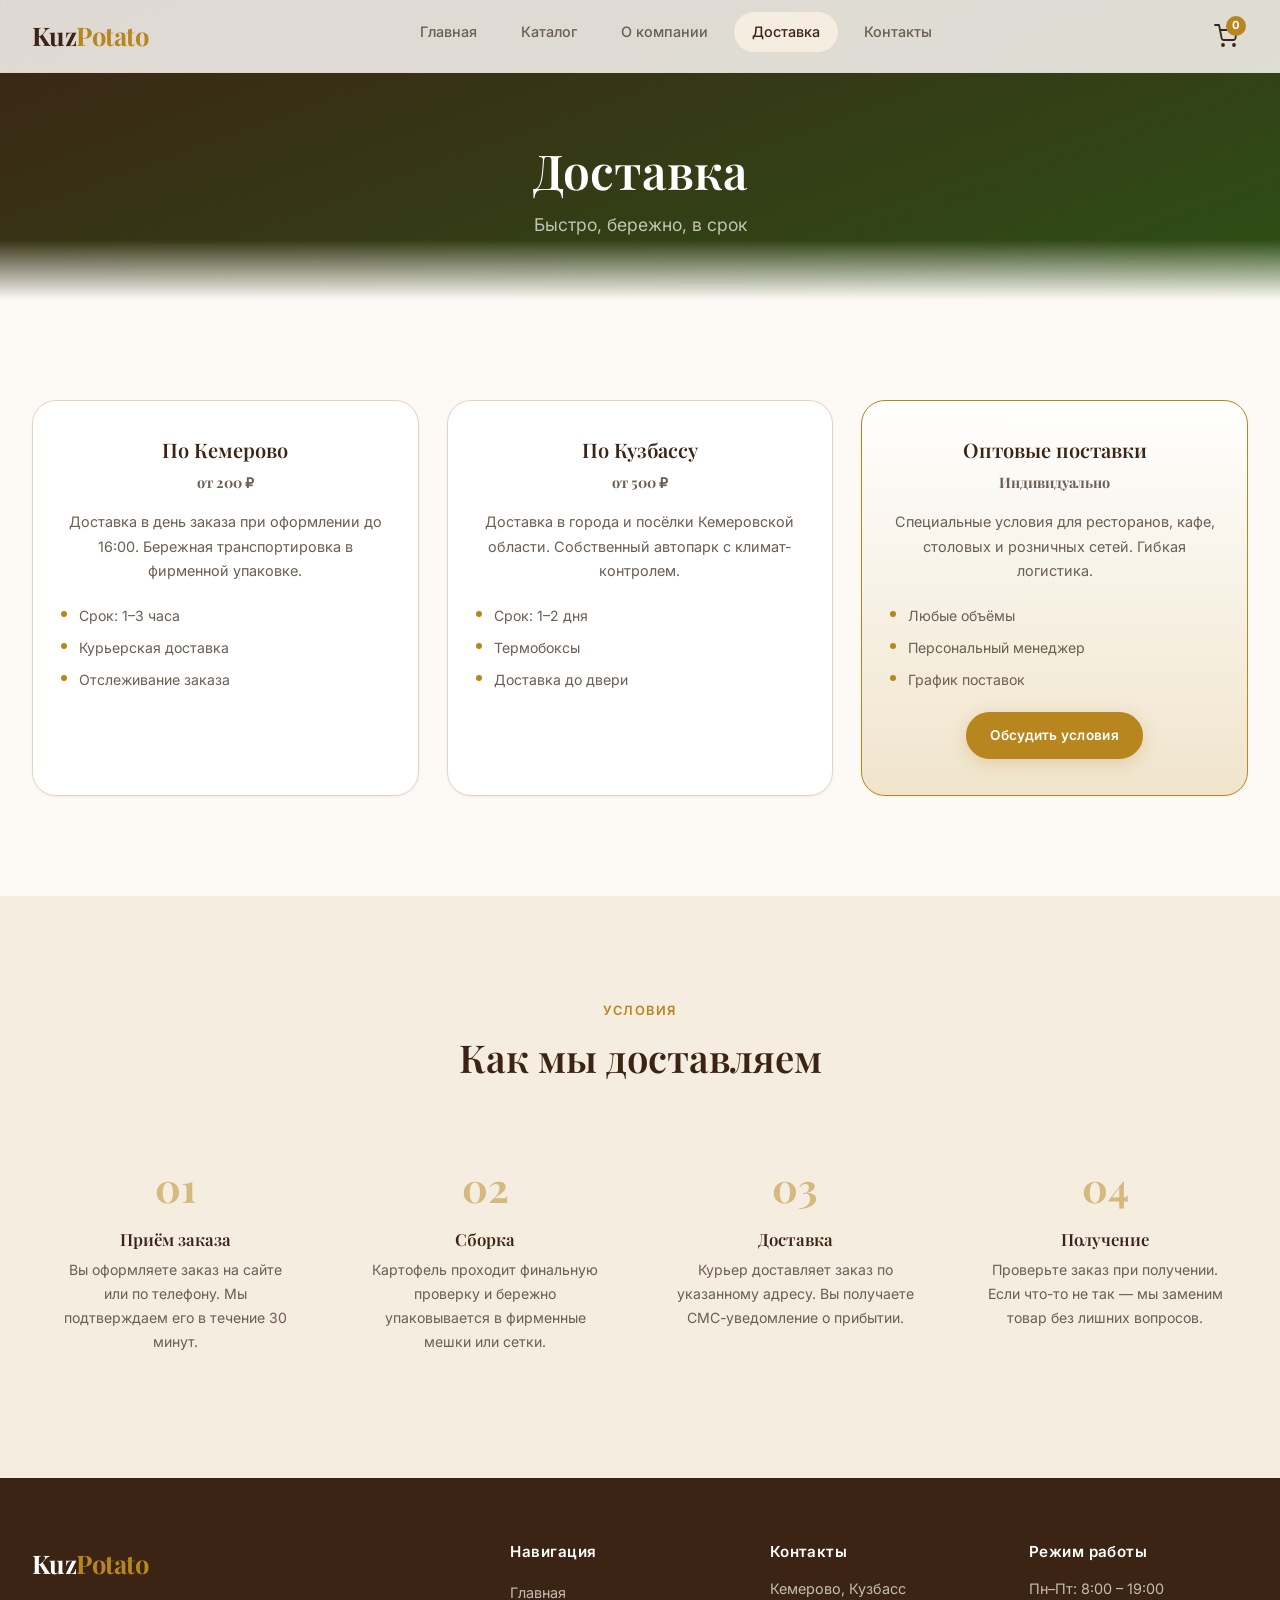
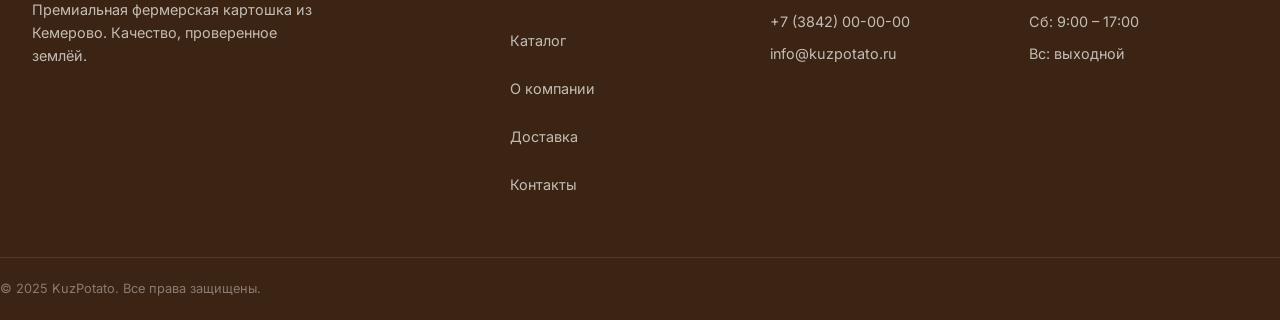
<file: delivery.html>
<!DOCTYPE html>
<html lang="ru">
<head>
    <meta charset="UTF-8">
    <meta name="viewport" content="width=device-width, initial-scale=1.0">
    <title>Доставка — KuzPotato</title>
    <link rel="stylesheet" href="styles.css">
    <link rel="preconnect" href="https://fonts.googleapis.com">
    <link rel="preconnect" href="https://fonts.gstatic.com" crossorigin>
    <link href="https://fonts.googleapis.com/css2?family=Playfair+Display:ital,wght@0,400;0,500;0,600;0,700;1,400&family=Inter:wght@300;400;500;600;700&display=swap" rel="stylesheet">
</head>
<body>
    <header class="header" id="header">
        <div class="container header__inner">
            <a href="index.html" class="logo">
                <span class="logo__text">Kuz<span class="logo__accent">Potato</span></span>
            </a>
            <nav class="nav" id="nav">
                <ul class="nav__list">
                    <li><a href="index.html" class="nav__link">Главная</a></li>
                    <li><a href="catalog.html" class="nav__link">Каталог</a></li>
                    <li><a href="about.html" class="nav__link">О компании</a></li>
                    <li><a href="delivery.html" class="nav__link nav__link--active">Доставка</a></li>
                    <li><a href="contacts.html" class="nav__link">Контакты</a></li>
                </ul>
            </nav>
            <div class="header__actions">
                <a href="cart.html" class="cart-icon" id="cartIcon" aria-label="Корзина">
                    <svg width="24" height="24" viewBox="0 0 24 24" fill="none" stroke="currentColor" stroke-width="1.8" stroke-linecap="round" stroke-linejoin="round">
                        <circle cx="9" cy="21" r="1"/><circle cx="20" cy="21" r="1"/>
                        <path d="M1 1h4l2.68 13.39a2 2 0 0 0 2 1.61h9.72a2 2 0 0 0 2-1.61L23 6H6"/>
                    </svg>
                    <span class="cart-icon__badge" id="cartBadge">0</span>
                </a>
                <button class="burger" id="burger" aria-label="Меню">
                    <span></span><span></span><span></span>
                </button>
            </div>
        </div>
    </header>

    <main>
        <section class="page-hero page-hero--delivery">
            <div class="container">
                <h1 class="page-hero__title">Доставка</h1>
                <p class="page-hero__subtitle">Быстро, бережно, в срок</p>
            </div>
        </section>

        <section class="section delivery-info">
            <div class="container">
                <div class="delivery-info__grid">
                    <div class="delivery-card">
                        <h3>По Кемерово</h3>
                        <p class="delivery-card__price">от 200 ₽</p>
                        <p>Доставка в день заказа при оформлении до 16:00. Бережная транспортировка в фирменной упаковке.</p>
                        <ul>
                            <li>Срок: 1–3 часа</li>
                            <li>Курьерская доставка</li>
                            <li>Отслеживание заказа</li>
                        </ul>
                    </div>
                    <div class="delivery-card">
                        <h3>По Кузбассу</h3>
                        <p class="delivery-card__price">от 500 ₽</p>
                        <p>Доставка в города и посёлки Кемеровской области. Собственный автопарк с климат-контролем.</p>
                        <ul>
                            <li>Срок: 1–2 дня</li>
                            <li>Термобоксы</li>
                            <li>Доставка до двери</li>
                        </ul>
                    </div>
                    <div class="delivery-card delivery-card--featured">
                        <h3>Оптовые поставки</h3>
                        <p class="delivery-card__price">Индивидуально</p>
                        <p>Специальные условия для ресторанов, кафе, столовых и розничных сетей. Гибкая логистика.</p>
                        <ul>
                            <li>Любые объёмы</li>
                            <li>Персональный менеджер</li>
                            <li>График поставок</li>
                        </ul>
                        <a href="contacts.html" class="btn btn--gold btn--sm">Обсудить условия</a>
                    </div>
                </div>
            </div>
        </section>

        <section class="section section--alt delivery-conditions">
            <div class="container">
                <div class="section__header">
                    <span class="section__tag">Условия</span>
                    <h2 class="section__title">Как мы доставляем</h2>
                </div>
                <div class="delivery-conditions__grid">
                    <div class="condition-item">
                        <span class="condition-item__num">01</span>
                        <h4>Приём заказа</h4>
                        <p>Вы оформляете заказ на сайте или по телефону. Мы подтверждаем его в течение 30 минут.</p>
                    </div>
                    <div class="condition-item">
                        <span class="condition-item__num">02</span>
                        <h4>Сборка</h4>
                        <p>Картофель проходит финальную проверку и бережно упаковывается в фирменные мешки или сетки.</p>
                    </div>
                    <div class="condition-item">
                        <span class="condition-item__num">03</span>
                        <h4>Доставка</h4>
                        <p>Курьер доставляет заказ по указанному адресу. Вы получаете СМС-уведомление о прибытии.</p>
                    </div>
                    <div class="condition-item">
                        <span class="condition-item__num">04</span>
                        <h4>Получение</h4>
                        <p>Проверьте заказ при получении. Если что-то не так — мы заменим товар без лишних вопросов.</p>
                    </div>
                </div>
            </div>
        </section>
    </main>

    <footer class="footer">
        <div class="container footer__inner">
            <div class="footer__col">
                <div class="logo logo--footer">
                    <span class="logo__text">Kuz<span class="logo__accent">Potato</span></span>
                </div>
                <p class="footer__desc">Премиальная фермерская картошка из Кемерово. Качество, проверенное землёй.</p>
            </div>
            <div class="footer__col">
                <h4 class="footer__title">Навигация</h4>
                <ul class="footer__links">
                    <li><a href="index.html">Главная</a></li>
                    <li><a href="catalog.html">Каталог</a></li>
                    <li><a href="about.html">О компании</a></li>
                    <li><a href="delivery.html">Доставка</a></li>
                    <li><a href="contacts.html">Контакты</a></li>
                </ul>
            </div>
            <div class="footer__col">
                <h4 class="footer__title">Контакты</h4>
                <ul class="footer__links footer__links--contacts">
                    <li>Кемерово, Кузбасс</li>
                    <li>+7 (3842) 00-00-00</li>
                    <li>info@kuzpotato.ru</li>
                </ul>
            </div>
            <div class="footer__col">
                <h4 class="footer__title">Режим работы</h4>
                <ul class="footer__links">
                    <li>Пн–Пт: 8:00 – 19:00</li>
                    <li>Сб: 9:00 – 17:00</li>
                    <li>Вс: выходной</li>
                </ul>
            </div>
        </div>
        <div class="footer__bottom container">
            <p>&copy; 2025 KuzPotato. Все права защищены.</p>
        </div>
    </footer>

    <script src="script.js"></script>
</body>
</html>
</file>
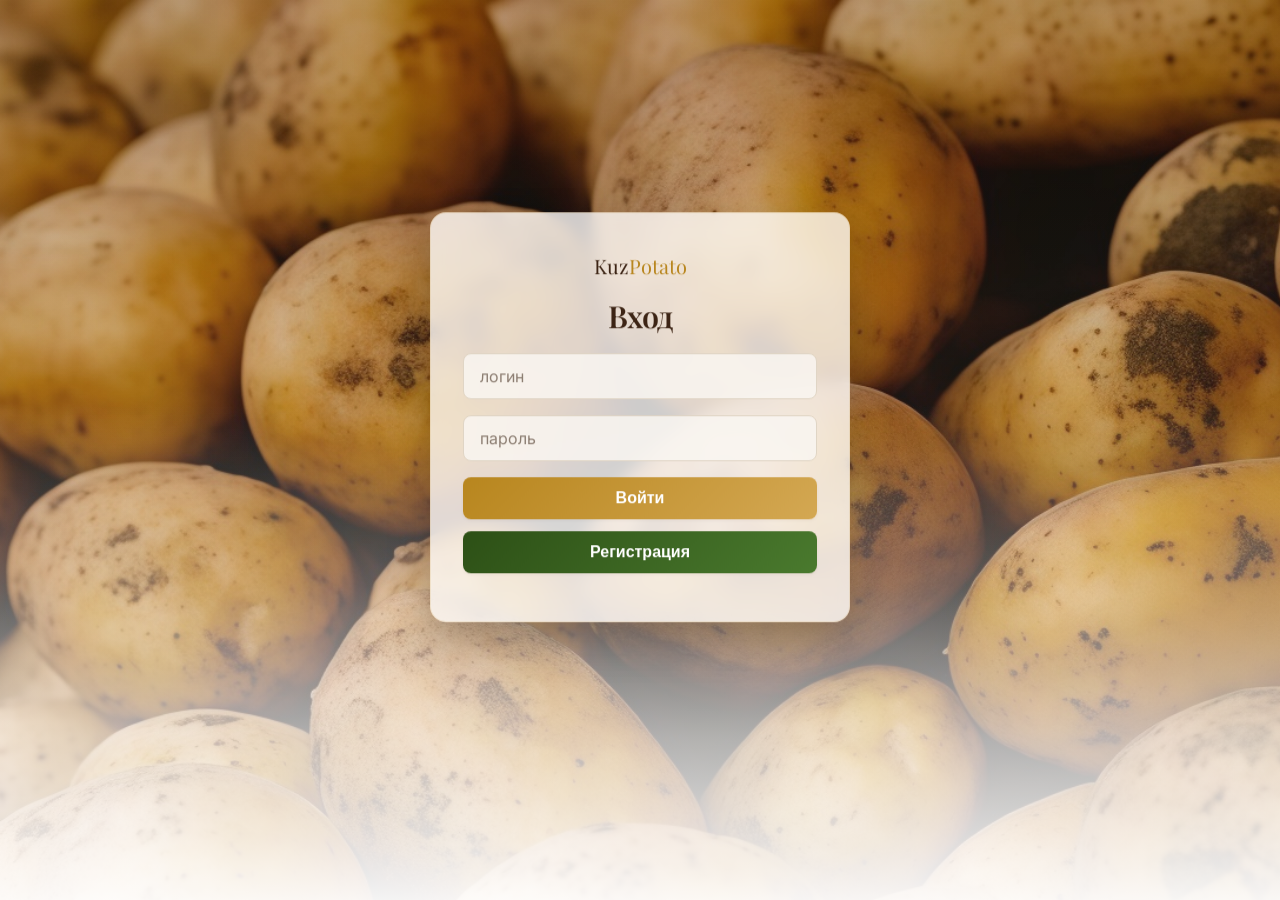
<file: login.html>
<!DOCTYPE html>
<html>
<head>
<meta charset="UTF-8">
<meta name="viewport" content="width=device-width, initial-scale=1.0">
<title>Login</title>
<link rel="stylesheet" href="styles.css">
<link rel="preconnect" href="https://fonts.googleapis.com">
<link rel="preconnect" href="https://fonts.gstatic.com" crossorigin>
<link href="https://fonts.googleapis.com/css2?family=Playfair+Display:ital,wght@0,400;0,500;0,600;0,700;1,400&family=Inter:wght@300;400;500;600;700&display=swap" rel="stylesheet">
</head>
<body class="login-page">
<div class="login-box">
  <div class="login-logo">Kuz<span class="logo__accent">Potato</span></div>
  <h2>Вход</h2>
  <input id="email" placeholder="логин">
  <input id="pass" type="password" placeholder="пароль">
  <button onclick="login()">Войти</button>
  <button onclick="register()">Регистрация</button>
</div>

<script>
async function login(){
  const email=document.getElementById('email').value;
  const password=document.getElementById('pass').value;

  if(!email || !password){
    alert('Заполните все поля');
    return;
  }

  try{
    const r=await fetch('http://localhost:3000/api/login',{
      method:'POST',
      headers:{'Content-Type':'application/json'},
      body:JSON.stringify({email,password})
    });
    const d=await r.json();
    
    if(r.ok && d.email){
      localStorage.setItem('user',JSON.stringify(d));
      window.location='index.html';
    } else {
      alert('Ошибка: ' + (d.error || 'Неверные данные'));
    }
  }catch(e){
    alert('Ошибка подключения: ' + e.message);
  }
}

async function register(){
  const email=document.getElementById('email').value;
  const password=document.getElementById('pass').value;

  if(!email || !password){
    alert('Заполните все поля');
    return;
  }

  if(password.length < 3){
    alert('Пароль должен быть не менее 3 символов');
    return;
  }

  try{
    const r=await fetch('http://localhost:3000/api/register',{
      method:'POST',
      headers:{'Content-Type':'application/json'},
      body:JSON.stringify({email,password})
    });
    const d=await r.json();
    
    if(r.ok){
      alert('Регистрация успешна! Теперь вы можете войти.');
      document.getElementById('email').value='';
      document.getElementById('pass').value='';
    } else {
      alert('Ошибка: ' + (d.error || 'Пользователь уже существует'));
    }
  }catch(e){
    alert('Ошибка подключения: ' + e.message);
  }
}
</script>
</body>
</html>
</file>
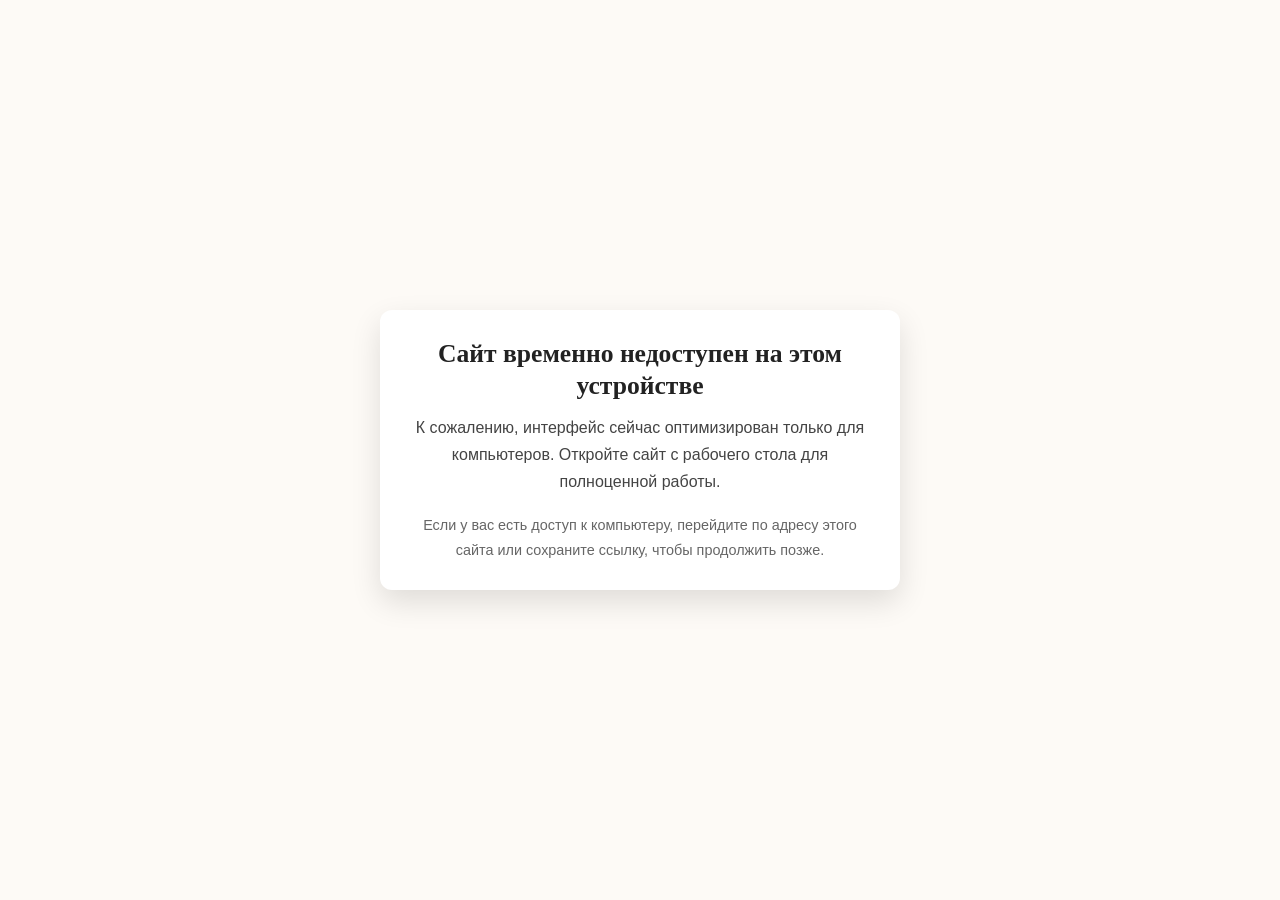
<file: mobile-unavailable.html>
<!DOCTYPE html>
<html lang="ru">
<head>
  <meta charset="utf-8">
  <meta name="viewport" content="width=device-width,initial-scale=1">
  <title>Сайт временно недоступен</title>
  <link rel="stylesheet" href="styles.css">
  <style>
    .mobile-block { min-height:100vh; display:flex; align-items:center; justify-content:center; padding:40px; text-align:center; }
    .mobile-block__card { background: #fff; padding:28px; border-radius:12px; max-width:520px; box-shadow:0 12px 30px rgba(10,10,10,0.12); }
    .mobile-block__title{ font-size:1.6rem; margin-bottom:12px; color: #222 }
    .mobile-block__text{ color:#444; margin-bottom:18px }
    .mobile-block__hint{ font-size:0.9rem; color:#666 }
  </style>
</head>
<body>
  <main class="mobile-block">
    <div class="mobile-block__card">
      <h1 class="mobile-block__title">Сайт временно недоступен на этом устройстве</h1>
      <p class="mobile-block__text">К сожалению, интерфейс сейчас оптимизирован только для компьютеров. Откройте сайт с рабочего стола для полноценной работы.</p>
      <p class="mobile-block__hint">Если у вас есть доступ к компьютеру, перейдите по адресу этого сайта или сохраните ссылку, чтобы продолжить позже.</p>
    </div>
  </main>
</body>
</html>
</file>
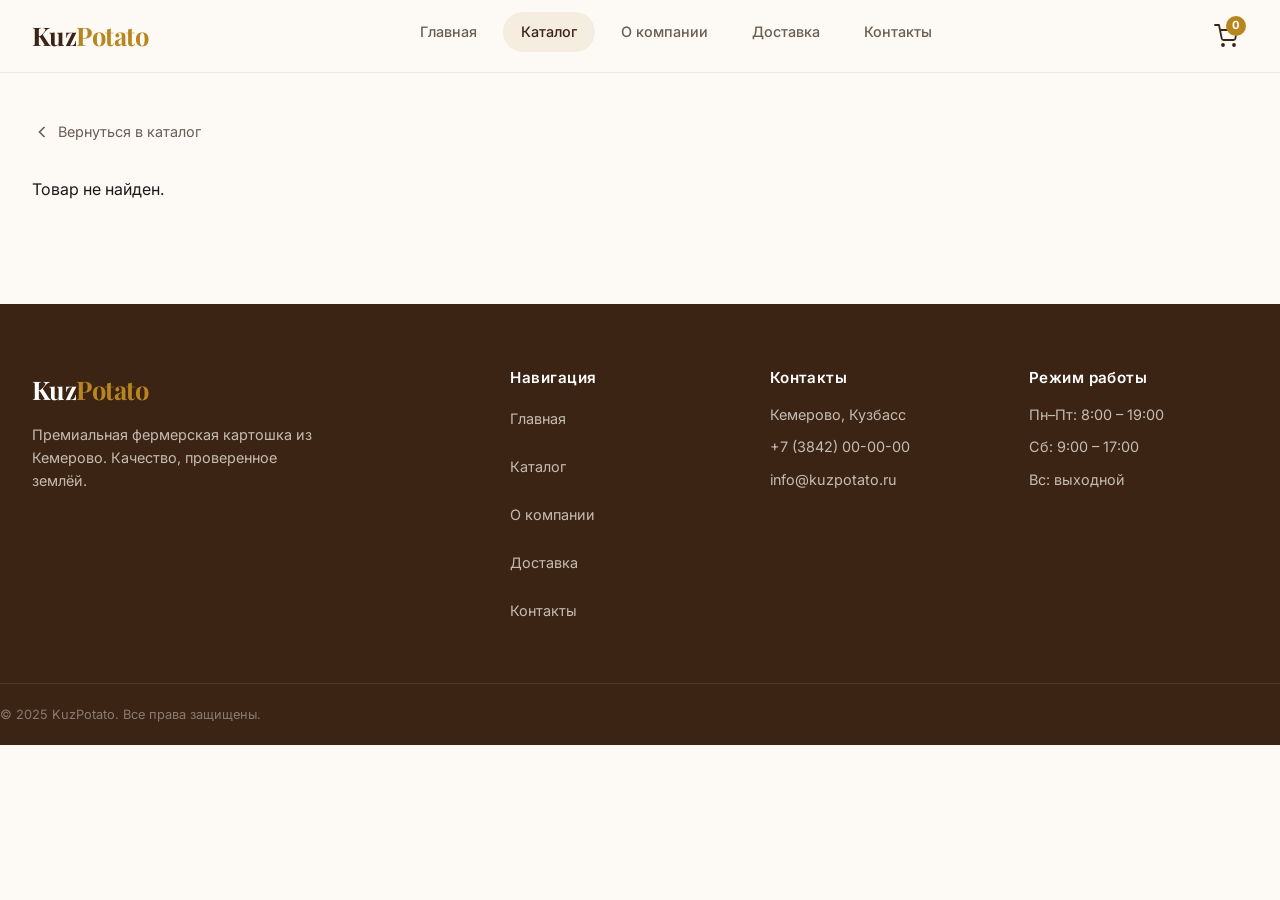
<file: product.html>
<!DOCTYPE html>
<html lang="ru">
<head>
    <meta charset="UTF-8">
    <meta name="viewport" content="width=device-width, initial-scale=1.0">
    <title>Товар — KuzPotato</title>
    <link rel="stylesheet" href="styles.css">
    <link rel="preconnect" href="https://fonts.googleapis.com">
    <link rel="preconnect" href="https://fonts.gstatic.com" crossorigin>
    <link href="https://fonts.googleapis.com/css2?family=Playfair+Display:ital,wght@0,400;0,500;0,600;0,700;1,400&family=Inter:wght@300;400;500;600;700&display=swap" rel="stylesheet">
</head>
<body>
    <header class="header" id="header">
        <div class="container header__inner">
            <a href="index.html" class="logo">
                <span class="logo__text">Kuz<span class="logo__accent">Potato</span></span>
            </a>
            <nav class="nav" id="nav">
                <ul class="nav__list">
                    <li><a href="index.html" class="nav__link">Главная</a></li>
                    <li><a href="catalog.html" class="nav__link nav__link--active">Каталог</a></li>
                    <li><a href="about.html" class="nav__link">О компании</a></li>
                    <li><a href="delivery.html" class="nav__link">Доставка</a></li>
                    <li><a href="contacts.html" class="nav__link">Контакты</a></li>
                </ul>
            </nav>
            <div class="header__actions">
                <a href="cart.html" class="cart-icon" id="cartIcon" aria-label="Корзина">
                    <svg width="24" height="24" viewBox="0 0 24 24" fill="none" stroke="currentColor" stroke-width="1.8" stroke-linecap="round" stroke-linejoin="round">
                        <circle cx="9" cy="21" r="1"/><circle cx="20" cy="21" r="1"/>
                        <path d="M1 1h4l2.68 13.39a2 2 0 0 0 2 1.61h9.72a2 2 0 0 0 2-1.61L23 6H6"/>
                    </svg>
                    <span class="cart-icon__badge" id="cartBadge">0</span>
                </a>
                <button class="burger" id="burger" aria-label="Меню">
                    <span></span><span></span><span></span>
                </button>
            </div>
        </div>
    </header>

    <main>
        <section class="section product-page" id="productPage">
            <div class="container">
                <a href="catalog.html" class="back-link">
                    <svg width="20" height="20" viewBox="0 0 24 24" fill="none" stroke="currentColor" stroke-width="2"><path d="M15 18l-6-6 6-6"/></svg>
                    Вернуться в каталог
                </a>
                <div class="product-page__inner" id="productDetail">
                    <!-- Filled by JS -->
                </div>
            </div>
        </section>
    </main>

    <footer class="footer">
        <div class="container footer__inner">
            <div class="footer__col">
                <div class="logo logo--footer">
                    <span class="logo__text">Kuz<span class="logo__accent">Potato</span></span>
                </div>
                <p class="footer__desc">Премиальная фермерская картошка из Кемерово. Качество, проверенное землёй.</p>
            </div>
            <div class="footer__col">
                <h4 class="footer__title">Навигация</h4>
                <ul class="footer__links">
                    <li><a href="index.html">Главная</a></li>
                    <li><a href="catalog.html">Каталог</a></li>
                    <li><a href="about.html">О компании</a></li>
                    <li><a href="delivery.html">Доставка</a></li>
                    <li><a href="contacts.html">Контакты</a></li>
                </ul>
            </div>
            <div class="footer__col">
                <h4 class="footer__title">Контакты</h4>
                <ul class="footer__links footer__links--contacts">
                    <li>Кемерово, Кузбасс</li>
                    <li>+7 (3842) 00-00-00</li>
                    <li>info@kuzpotato.ru</li>
                </ul>
            </div>
            <div class="footer__col">
                <h4 class="footer__title">Режим работы</h4>
                <ul class="footer__links">
                    <li>Пн–Пт: 8:00 – 19:00</li>
                    <li>Сб: 9:00 – 17:00</li>
                    <li>Вс: выходной</li>
                </ul>
            </div>
        </div>
        <div class="footer__bottom container">
            <p>&copy; 2025 KuzPotato. Все права защищены.</p>
        </div>
    </footer>

    <script src="script.js"></script>
</body>
</html>
</file>
<file: styles.css>
/* ============================================
   KUZPOTATO — Premium Stylesheet
   ============================================ */

/* --- CSS Variables --- */
:root {
    --beige: #F5EDE0;
    --beige-light: #FDFAF6;
    --beige-dark: #E8D9C5;
    --brown: #5C3D2E;
    --brown-dark: #3C2415;
    --brown-light: #8B7355;
    --green: #2D5016;
    --green-dark: #1A3008;
    --green-light: #4A7A2E;
    --gold: #B8861E;
    --gold-light: #D4A853;
    --gold-pale: #F0E4CC;
    --white: #FEFCF7;
    --white-pure: #FFFFFF;
    --text: #1A1A1A;
    --text-muted: #6B5E53;
    --text-light: #8C7E72;
    --border: #E0D5C5;
    --shadow-sm: 0 1px 3px rgba(60, 36, 21, 0.06);
    --shadow-md: 0 4px 20px rgba(60, 36, 21, 0.08);
    --shadow-lg: 0 12px 48px rgba(60, 36, 21, 0.12);
    --shadow-xl: 0 24px 72px rgba(60, 36, 21, 0.16);
    --radius-sm: 8px;
    --radius-md: 16px;
    --radius-lg: 24px;
    --radius-xl: 32px;
    --font-heading: 'Playfair Display', Georgia, 'Times New Roman', serif;
    --font-body: 'Inter', -apple-system, BlinkMacSystemFont, 'Segoe UI', sans-serif;
    --transition: 0.3s cubic-bezier(0.4, 0, 0.2, 1);
    --transition-slow: 0.5s cubic-bezier(0.4, 0, 0.2, 1);
}

/* --- Reset & Base --- */
*,
*::before,
*::after {
    box-sizing: border-box;
    margin: 0;
    padding: 0;
}

html {
    scroll-behavior: smooth;
    font-size: 16px;
    -webkit-font-smoothing: antialiased;
    -moz-osx-font-smoothing: grayscale;
}

body {
    font-family: var(--font-body);
    background-color: var(--beige-light);
    color: var(--text);
    line-height: 1.7;
    overflow-x: hidden;
    min-height: 100vh;
}

img {
    max-width: 100%;
    height: auto;
    display: block;
}

a {
    color: inherit;
    text-decoration: none;
    transition: color var(--transition);
}

ul {
    list-style: none;
    padding: 0;
}

.container {
    max-width: 1280px;
    margin: 0 auto;
    padding: 0 32px;
}

/* --- Typography --- */
h1, h2, h3, h4, h5, h6 {
    font-family: var(--font-heading);
    font-weight: 600;
    line-height: 1.25;
    color: var(--brown-dark);
}

.section__tag {
    display: inline-block;
    font-size: 0.8rem;
    font-weight: 600;
    text-transform: uppercase;
    letter-spacing: 0.12em;
    color: var(--gold);
    margin-bottom: 12px;
    font-family: var(--font-body);
}

.section__title {
    font-size: clamp(1.8rem, 3vw, 2.8rem);
    margin-bottom: 16px;
}

.section__header {
    text-align: center;
    margin-bottom: 48px;
}

.section__cta {
    text-align: center;
    margin-top: 40px;
}

/* --- Buttons --- */
.btn {
    display: inline-flex;
    align-items: center;
    justify-content: center;
    gap: 8px;
    padding: 14px 32px;
    border-radius: 50px;
    font-family: var(--font-body);
    font-size: 0.95rem;
    font-weight: 600;
    cursor: pointer;
    border: 2px solid transparent;
    transition: all var(--transition);
    letter-spacing: 0.02em;
    text-align: center;
}

.btn--gold {
    background: var(--gold);
    color: var(--white-pure);
    border-color: var(--gold);
    box-shadow: 0 4px 16px rgba(184, 134, 30, 0.25);
}
.btn--gold:hover {
    background: var(--gold-light);
    border-color: var(--gold-light);
    transform: translateY(-2px);
    box-shadow: 0 8px 28px rgba(184, 134, 30, 0.35);
}

.btn--outline {
    background: transparent;
    color: var(--white-pure);
    border-color: rgba(255, 255, 255, 0.6);
}
.btn--outline:hover {
    background: rgba(255, 255, 255, 0.1);
    border-color: var(--white-pure);
    transform: translateY(-2px);
}

.btn--outline-dark {
    background: transparent;
    color: var(--brown-dark);
    border-color: var(--brown-dark);
}
.btn--outline-dark:hover {
    background: var(--brown-dark);
    color: var(--white-pure);
    transform: translateY(-2px);
}

.btn--outline-light {
    background: transparent;
    color: var(--white-pure);
    border-color: rgba(255, 255, 255, 0.5);
}
.btn--outline-light:hover {
    background: rgba(255, 255, 255, 0.15);
    border-color: var(--white-pure);
}

.btn--lg {
    padding: 18px 40px;
    font-size: 1.05rem;
}

.btn--sm {
    padding: 10px 22px;
    font-size: 0.85rem;
}

.btn--full {
    width: 100%;
}

/* --- Header --- */
.header {
    position: fixed;
    top: 0;
    left: 0;
    right: 0;
    z-index: 1000;
    background: rgba(253, 250, 246, 0.85);
    backdrop-filter: blur(18px);
    -webkit-backdrop-filter: blur(18px);
    border-bottom: 1px solid rgba(224, 213, 197, 0.5);
    transition: all var(--transition);
}

.header__inner {
    display: flex;
    align-items: center;
    justify-content: space-between;
    height: 72px;
}

.logo__text {
    font-family: var(--font-heading);
    font-size: 1.6rem;
    font-weight: 700;
    color: var(--brown-dark);
    letter-spacing: -0.02em;
}

.logo__accent {
    color: var(--gold);
}

.nav__list {
    display: flex;
    gap: 8px;
}

.nav__link {
    display: inline-block;
    padding: 8px 18px;
    border-radius: 50px;
    font-size: 0.9rem;
    font-weight: 500;
    color: var(--text-muted);
    transition: all var(--transition);
}
.nav__link:hover,
.nav__link--active {
    color: var(--brown-dark);
    background: var(--beige);
}

/* Nav link capsule fill animation */
.nav__link {
    position: relative;
    overflow: hidden;
}
.nav__link::before {
    content: '';
    position: absolute;
    left: 0;
    top: 0;
    height: 100%;
    width: 100%;
    background: linear-gradient(90deg, rgba(184,134,30,0.12), rgba(212,168,83,0.12));
    transform: scaleX(0);
    transform-origin: left center;
    transition: transform 0.35s cubic-bezier(0.4,0,0.2,1), opacity 0.35s;
    border-radius: 50px;
    z-index: 0;
}
.nav__link > * { position: relative; z-index: 1; }
.nav__link:hover::before { transform: scaleX(1); opacity: 1; }

/* Footer links similar effect */
.footer__links a {
    position: relative;
    overflow: hidden;
    display: inline-block;
    padding: 4px 0;
}
.footer__links a::before {
    content: '';
    position: absolute;
    left: 0; top: 0; width: 100%; height: 100%;
    background: linear-gradient(90deg, rgba(184,134,30,0.08), rgba(212,168,83,0.08));
    transform: scaleX(0);
    transform-origin: left center;
    transition: transform 0.35s ease;
    z-index: 0;
}
.footer__links a:hover::before { transform: scaleX(1); }

/* Admin console button */
.btn--console {
    padding: 10px 14px;
    border-radius: 10px;
    font-size: 0.9rem;
}

/* Login page background with fade-in photo */
.login-page {
    min-height: 100vh;
    display: flex;
    align-items: center;
    justify-content: center;
    background-image: url('8.jpg');
    background-size: cover;
    background-position: center;
    position: relative;
}
.login-page::after {
    content: '';
    position: absolute;
    left: 0; top: 0; right: 0; bottom: 0;
    /* subtle darken + warm tint to make photo feel premium */
    background:
        /* soft white base from bottom fading into the photo */
        linear-gradient(to top, rgba(255,255,255,0.95) 0%, rgba(255,255,255,0.65) 18%, rgba(255,255,255,0.28) 35%, transparent 55%),
        /* subtle warm tints */
        linear-gradient(180deg, rgba(20,16,12,0.22), rgba(253,250,246,0.12)),
        linear-gradient(180deg, rgba(212,168,83,0.05), rgba(184,134,30,0.05));
    opacity: 0;
    animation: loginBgFade 1s ease forwards;
    pointer-events: none;
    z-index: 1;
}
@keyframes loginBgFade { from { opacity: 0 } to { opacity: 1 } }

.login-page .login-box {
    margin: 0;
    box-shadow: var(--shadow-lg);
    width: 100%;
    max-width: 420px;
    padding: 36px 32px;
    background: rgba(255,255,255,0.78);
    border-radius: 16px;
    border: 1px solid rgba(212,168,83,0.18);
    backdrop-filter: blur(8px) saturate(120%);
    -webkit-backdrop-filter: blur(8px) saturate(120%);
    position: relative;
    z-index: 2;
    transform: translateY(-8%);
    box-shadow: 0 18px 40px rgba(15,15,15,0.25);
}

.login-page .login-box h2 {
    font-family: var(--font-heading);
    color: var(--brown-dark);
    font-size: 1.9rem;
    margin-bottom: 18px;
}
.login-page .login-logo {
    display: flex;
    justify-content: center;
    margin-bottom: 14px;
    font-family: var(--font-heading);
    color: var(--brown-dark);
    font-size: 1.25rem;
}
.login-page .login-box input {
    background: rgba(250,246,241,0.85);
}
.login-page .login-box button {
    font-weight: 700;
}

.header__actions {
    display: flex;
    align-items: center;
    gap: 12px;
}

.cart-icon {
    position: relative;
    display: flex;
    align-items: center;
    justify-content: center;
    width: 44px;
    height: 44px;
    border-radius: 50%;
    color: var(--brown-dark);
    transition: all var(--transition);
}
.cart-icon:hover {
    background: var(--beige);
    color: var(--gold);
}

.cart-icon__badge {
    position: absolute;
    top: 2px;
    right: 2px;
    width: 20px;
    height: 20px;
    border-radius: 50%;
    background: var(--gold);
    color: var(--white-pure);
    font-size: 0.7rem;
    font-weight: 700;
    display: flex;
    align-items: center;
    justify-content: center;
    line-height: 1;
}

.burger {
    display: none;
    flex-direction: column;
    gap: 5px;
    background: none;
    border: none;
    cursor: pointer;
    padding: 8px;
    z-index: 1001;
}
.burger span {
    display: block;
    width: 26px;
    height: 2px;
    background: var(--brown-dark);
    border-radius: 2px;
    transition: all var(--transition);
}

/* --- Hero --- */
.hero {
    position: relative;
    min-height: 100vh;
    display: flex;
    align-items: center;
    justify-content: center;
    background: linear-gradient(160deg, #3C2415 0%, #5C3D2E 30%, #2D5016 60%, #1A3008 100%);
    overflow: hidden;
    text-align: center;
}

.hero::before {
    content: '';
    position: absolute;
    inset: 0;
    background:
        radial-gradient(ellipse at 30% 20%, rgba(212, 168, 83, 0.15) 0%, transparent 60%),
        radial-gradient(ellipse at 70% 60%, rgba(74, 122, 46, 0.2) 0%, transparent 50%),
        radial-gradient(ellipse at 50% 80%, rgba(184, 134, 30, 0.1) 0%, transparent 40%);
    pointer-events: none;
}

.hero::after {
    content: '';
    position: absolute;
    bottom: 0;
    left: 0;
    right: 0;
    height: 40%;
    background: linear-gradient(to top, rgba(253, 250, 246, 0.05) 0%, transparent 100%);
    pointer-events: none;
}

.hero__overlay {
    position: absolute;
    inset: 0;
    background: url('data:image/svg+xml,<svg xmlns="http://www.w3.org/2000/svg" viewBox="0 0 800 600"><filter id="noise"><feTurbulence type="fractalNoise" baseFrequency="0.65" numOctaves="3" stitchTiles="stitch"/><feColorMatrix type="saturate" values="0"/></filter><rect width="100%25" height="100%25" filter="url(%23noise)" opacity="0.04"/></svg>');
    pointer-events: none;
    opacity: 0.6;
}

.hero__content {
    position: relative;
    z-index: 2;
    max-width: 800px;
    padding: 120px 0 80px;
}

.hero__tag {
    display: inline-block;
    font-size: 0.85rem;
    font-weight: 600;
    text-transform: uppercase;
    letter-spacing: 0.14em;
    color: var(--gold-light);
    margin-bottom: 20px;
    font-family: var(--font-body);
    border: 1px solid rgba(212, 168, 83, 0.3);
    padding: 8px 20px;
    border-radius: 50px;
}

.hero__title {
    font-family: var(--font-heading);
    font-size: clamp(2.8rem, 6vw, 5rem);
    font-weight: 700;
    color: var(--white-pure);
    line-height: 1.1;
    margin-bottom: 24px;
    letter-spacing: -0.01em;
}

.hero__subtitle {
    font-size: clamp(1rem, 1.5vw, 1.2rem);
    color: rgba(254, 252, 247, 0.75);
    max-width: 600px;
    margin: 0 auto 40px;
    line-height: 1.7;
}

.hero__buttons {
    display: flex;
    gap: 16px;
    flex-wrap: wrap;
    justify-content: center;
}

.hero__scroll-indicator {
    position: absolute;
    bottom: 32px;
    left: 50%;
    transform: translateX(-50%);
    z-index: 2;
    display: flex;
    flex-direction: column;
    align-items: center;
    gap: 6px;
    color: rgba(254, 252, 247, 0.5);
    font-size: 0.75rem;
    letter-spacing: 0.08em;
    animation: floatUpDown 2s ease-in-out infinite;
}

@keyframes floatUpDown {
    0%, 100% { transform: translateX(-50%) translateY(0); }
    50% { transform: translateX(-50%) translateY(-8px); }
}

/* --- Sections --- */
.section {
    padding: 100px 0;
}

.section--alt {
    background: var(--beige);
}

/* --- Advantages --- */
.advantages__grid {
    display: grid;
    grid-template-columns: repeat(4, 1fr);
    gap: 28px;
}

.advantage-card {
    background: var(--white-pure);
    border-radius: var(--radius-lg);
    padding: 36px 28px;
    text-align: center;
    box-shadow: var(--shadow-sm);
    transition: all var(--transition-slow);
    border: 1px solid var(--border);
}
.advantage-card:hover {
    transform: translateY(-6px);
    box-shadow: var(--shadow-lg);
    border-color: transparent;
}

.advantage-card__icon {
    width: 72px;
    height: 72px;
    margin: 0 auto 20px;
    background: var(--gold-pale);
    border-radius: 50%;
    display: flex;
    align-items: center;
    justify-content: center;
    color: var(--gold);
}

.advantage-card h3 {
    font-size: 1.15rem;
    margin-bottom: 10px;
}

.advantage-card p {
    font-size: 0.9rem;
    color: var(--text-muted);
    line-height: 1.6;
}

/* --- Popular Products --- */
.popular__grid {
    display: grid;
    grid-template-columns: repeat(3, 1fr);
    gap: 28px;
}

/* --- Product Card (исправлено для фото) --- */
.product-card {
    background: var(--white-pure);
    border-radius: var(--radius-lg);
    overflow: hidden;
    box-shadow: var(--shadow-sm);
    border: 1px solid var(--border);
    transition: all var(--transition-slow);
}
.product-card:hover {
    transform: translateY(-6px);
    box-shadow: var(--shadow-lg);
    border-color: transparent;
}

.product-card__image {
    width: 100%;
    height: 240px;
    object-fit: cover;                /* ← важно: чтобы картинка заполняла блок */
    display: block;
}

.product-card__body {
    padding: 24px;
}

.product-card__category {
    font-size: 0.75rem;
    text-transform: uppercase;
    letter-spacing: 0.1em;
    color: var(--gold);
    font-weight: 600;
    margin-bottom: 6px;
}

.product-card h3 {
    font-size: 1.25rem;
    margin-bottom: 8px;
}

.product-card__desc {
    font-size: 0.88rem;
    color: var(--text-muted);
    margin-bottom: 16px;
    line-height: 1.5;
}

.product-card__footer {
    display: flex;
    align-items: center;
    justify-content: space-between;
}

.product-card__price {
    font-size: 1.3rem;
    font-weight: 700;
    color: var(--brown-dark);
    font-family: var(--font-heading);
}

.product-card__price span {
    font-size: 0.8rem;
    font-weight: 400;
    color: var(--text-muted);
}

.btn--add {
    background: var(--brown-dark);
    color: var(--white-pure);
    padding: 10px 20px;
    border-radius: 50px;
    font-size: 0.85rem;
    font-weight: 600;
    border: none;
    cursor: pointer;
    transition: all var(--transition);
    font-family: var(--font-body);
}
.btn--add:hover {
    background: var(--gold);
    transform: scale(1.04);
}

/* --- Quality --- */
.quality__inner {
    display: grid;
    grid-template-columns: 1fr 1fr;
    gap: 60px;
    align-items: center;
}

.quality__image-placeholder {
    width: 100%;
    aspect-ratio: 4/3;
    border-radius: var(--radius-xl);
    background: linear-gradient(150deg, #5C3D2E 0%, #8B7355 30%, #2D5016 70%, #1A3008 100%);
    position: relative;
    overflow: hidden;
    box-shadow: var(--shadow-xl);
}
.quality__image-placeholder::after {
    content: '';
    position: absolute;
    inset: 0;
    background: radial-gradient(ellipse at 30% 40%, rgba(212,168,83,0.2) 0%, transparent 60%);
}

.quality__text {
    font-size: 1.05rem;
    color: var(--text-muted);
    margin-bottom: 24px;
    line-height: 1.8;
}

.quality__list {
    display: flex;
    flex-direction: column;
    gap: 10px;
}
.quality__list li {
    position: relative;
    padding-left: 24px;
    font-size: 0.95rem;
    color: var(--text);
}
.quality__list li::before {
    content: '';
    position: absolute;
    left: 0;
    top: 10px;
    width: 8px;
    height: 8px;
    border-radius: 50%;
    background: var(--gold);
}

/* --- Founder --- */
.founder__inner {
    display: grid;
    grid-template-columns: 1fr 1fr;
    gap: 60px;
    align-items: center;
}

.founder__quote {
    font-family: var(--font-heading);
    font-size: 1.3rem;
    font-style: italic;
    color: var(--brown-dark);
    border-left: 4px solid var(--gold);
    padding-left: 24px;
    margin: 20px 0;
    line-height: 1.6;
}

.founder__bio {
    color: var(--text-muted);
    margin-bottom: 24px;
    line-height: 1.7;
}

.founder__portrait-placeholder {
    width: 100%;
    aspect-ratio: 3/4;
    max-width: 380px;
    border-radius: var(--radius-xl);
    background: linear-gradient(180deg, #C7B390 0%, #8B7355 50%, #5C3D2E 100%);
    display: flex;
    align-items: flex-end;
    justify-content: center;
    padding: 24px;
    box-shadow: var(--shadow-xl);
}
.founder__portrait-placeholder span {
    color: var(--white-pure);
    font-family: var(--font-heading);
    font-size: 1.1rem;
    font-weight: 600;
    text-align: center;
}

.founder__portrait-placeholder--large {
    max-width: 440px;
    aspect-ratio: 3/4;
}

/* --- Testimonials --- */
.testimonials__grid {
    display: grid;
    grid-template-columns: repeat(3, 1fr);
    gap: 28px;
}

.testimonial-card {
    background: var(--white-pure);
    border-radius: var(--radius-lg);
    padding: 32px;
    box-shadow: var(--shadow-sm);
    border: 1px solid var(--border);
    transition: all var(--transition-slow);
}
.testimonial-card:hover {
    box-shadow: var(--shadow-md);
    border-color: transparent;
}

.testimonial-card__stars {
    color: var(--gold);
    font-size: 1.1rem;
    letter-spacing: 2px;
    margin-bottom: 16px;
}

.testimonial-card__text {
    font-size: 0.95rem;
    color: var(--text-muted);
    line-height: 1.7;
    margin-bottom: 20px;
    font-style: italic;
}

.testimonial-card__author strong {
    display: block;
    color: var(--brown-dark);
    font-size: 0.95rem;
}
.testimonial-card__author span {
    font-size: 0.8rem;
    color: var(--text-light);
}

/* --- CTA Block --- */
.cta-block {
    background: linear-gradient(160deg, #3C2415 0%, #2D5016 100%);
    padding: 100px 0;
    text-align: center;
    position: relative;
    overflow: hidden;
}
.cta-block::before {
    content: '';
    position: absolute;
    inset: 0;
    background: radial-gradient(ellipse at center, rgba(212,168,83,0.12) 0%, transparent 70%);
    pointer-events: none;
}

.cta-block__inner {
    position: relative;
    z-index: 2;
}

.cta-block__title {
    font-size: clamp(1.8rem, 3.5vw, 2.6rem);
    color: var(--white-pure);
    margin-bottom: 16px;
}

.cta-block__text {
    color: rgba(254,252,247,0.7);
    font-size: 1.1rem;
    margin-bottom: 36px;
}

.cta-block__buttons {
    display: flex;
    gap: 16px;
    flex-wrap: wrap;
    justify-content: center;
}

/* --- Footer --- */
.footer {
    background: var(--brown-dark);
    color: rgba(254,252,247,0.7);
    padding: 64px 0 0;
}

.footer__inner {
    display: grid;
    grid-template-columns: 2fr 1fr 1fr 1fr;
    gap: 40px;
    padding-bottom: 48px;
}

.logo--footer .logo__text {
    color: var(--white-pure);
}

.footer__desc {
    font-size: 0.9rem;
    margin-top: 12px;
    line-height: 1.6;
    max-width: 280px;
}

.footer__title {
    color: var(--white-pure);
    font-family: var(--font-body);
    font-size: 0.95rem;
    font-weight: 600;
    margin-bottom: 16px;
    letter-spacing: 0.03em;
}

.footer__links {
    display: flex;
    flex-direction: column;
    gap: 8px;
    font-size: 0.9rem;
}
.footer__links a:hover {
    color: var(--gold-light);
}

.footer__bottom {
    border-top: 1px solid rgba(254,252,247,0.1);
    padding: 20px 0;
    font-size: 0.8rem;
    color: rgba(254,252,247,0.4);
}

/* --- Page Hero (subpages) --- */
.page-hero {
    padding: 140px 0 60px;
    text-align: center;
    background: linear-gradient(160deg, #3C2415 0%, #2D5016 100%);
    color: var(--white-pure);
    position: relative;
}
.page-hero::after {
    content: '';
    position: absolute;
    bottom: 0;
    left: 0;
    right: 0;
    height: 60px;
    background: linear-gradient(to top, var(--beige-light) 0%, transparent 100%);
}

.page-hero__title {
    color: var(--white-pure);
    font-size: clamp(2rem, 4vw, 3rem);
    margin-bottom: 10px;
}

.page-hero__subtitle {
    color: rgba(254,252,247,0.7);
    font-size: 1.1rem;
}

/* --- Catalog --- */
.catalog__filters {
    display: flex;
    gap: 10px;
    flex-wrap: wrap;
    justify-content: center;
    margin-bottom: 40px;
}

.filter-btn {
    padding: 10px 24px;
    border-radius: 50px;
    border: 1.5px solid var(--border);
    background: var(--white-pure);
    cursor: pointer;
    font-family: var(--font-body);
    font-size: 0.9rem;
    font-weight: 500;
    color: var(--text-muted);
    transition: all var(--transition);
}
.filter-btn:hover {
    border-color: var(--gold);
    color: var(--gold);
}
.filter-btn--active {
    background: var(--brown-dark);
    color: var(--white-pure);
    border-color: var(--brown-dark);
}

.catalog__grid {
    display: grid;
    grid-template-columns: repeat(3, 1fr);
    gap: 28px;
}

/* --- Product Page (исправлено для фото) --- */
.product-page {
    padding-top: 120px;
}

.back-link {
    display: inline-flex;
    align-items: center;
    gap: 6px;
    color: var(--text-muted);
    font-size: 0.9rem;
    margin-bottom: 32px;
    transition: color var(--transition);
}
.back-link:hover {
    color: var(--gold);
}

.product-page__inner {
    display: grid;
    grid-template-columns: 1fr 1fr;
    gap: 60px;
    align-items: start;
}

.product-page__image {
    width: 100%;
    aspect-ratio: 1;
    border-radius: var(--radius-xl);
    object-fit: cover;                /* ← важно */
    display: block;
    box-shadow: var(--shadow-lg);
}

.product-page__info h1 {
    font-size: 2.2rem;
    margin-bottom: 8px;
}
.product-page__category {
    color: var(--gold);
    font-weight: 600;
    font-size: 0.85rem;
    text-transform: uppercase;
    letter-spacing: 0.1em;
    margin-bottom: 16px;
}
.product-page__price {
    font-size: 2rem;
    font-weight: 700;
    color: var(--brown-dark);
    font-family: var(--font-heading);
    margin-bottom: 20px;
}
.product-page__price span {
    font-size: 0.9rem;
    color: var(--text-muted);
    font-weight: 400;
}
.product-page__desc {
    color: var(--text-muted);
    line-height: 1.8;
    margin-bottom: 24px;
}
.product-page__chars {
    display: grid;
    grid-template-columns: 1fr 1fr;
    gap: 12px;
    margin-bottom: 28px;
}
.product-page__char {
    background: var(--beige);
    padding: 12px 16px;
    border-radius: var(--radius-sm);
    font-size: 0.9rem;
}
.product-page__char strong {
    display: block;
    color: var(--brown-dark);
    font-size: 0.75rem;
    text-transform: uppercase;
    letter-spacing: 0.05em;
    margin-bottom: 2px;
}

.product-page__actions {
    display: flex;
    gap: 12px;
    align-items: center;
    flex-wrap: wrap;
}

.qty-input {
    display: flex;
    align-items: center;
    border: 1.5px solid var(--border);
    border-radius: 50px;
    overflow: hidden;
    background: var(--white-pure);
}
.qty-input button {
    width: 40px;
    height: 44px;
    border: none;
    background: transparent;
    cursor: pointer;
    font-size: 1.2rem;
    color: var(--brown-dark);
    transition: all var(--transition);
}
.qty-input button:hover {
    background: var(--beige);
}
.qty-input input {
    width: 50px;
    text-align: center;
    border: none;
    font-size: 1rem;
    font-weight: 600;
    color: var(--brown-dark);
    background: transparent;
    font-family: var(--font-body);
}

/* --- Cart (исправлено для фото) --- */
.cart-section {
    padding-top: 40px;
    padding-bottom: 100px;
    min-height: 50vh;
}

.cart-empty {
    text-align: center;
    padding: 80px 20px;
}
.cart-empty h3 {
    font-size: 1.5rem;
    margin-bottom: 12px;
}
.cart-empty p {
    color: var(--text-muted);
    margin-bottom: 24px;
}

.cart__items {
    display: flex;
    flex-direction: column;
    gap: 16px;
    margin-bottom: 32px;
}

.cart-item {
    display: grid;
    grid-template-columns: 80px 2fr 1fr 1fr 60px;
    gap: 20px;
    align-items: center;
    background: var(--white-pure);
    border-radius: var(--radius-md);
    padding: 20px 24px;
    box-shadow: var(--shadow-sm);
    border: 1px solid var(--border);
}

.cart-item__image {
    width: 80px;
    height: 80px;
    border-radius: var(--radius-sm);
    object-fit: cover;                /* ← важно */
    display: block;
    background: var(--beige); /* фолбэк, если картинка не загрузилась */
}

.cart-item__name {
    font-weight: 600;
    color: var(--brown-dark);
}

.cart-item__price {
    font-weight: 700;
    color: var(--brown-dark);
}

.cart-item__remove {
    width: 40px;
    height: 40px;
    border-radius: 50%;
    border: 1px solid var(--border);
    background: var(--white-pure);
    cursor: pointer;
    display: flex;
    align-items: center;
    justify-content: center;
    color: #c44;
    transition: all var(--transition);
    font-size: 1.2rem;
}
.cart-item__remove:hover {
    background: #fff0f0;
    border-color: #c44;
}

.cart__summary {
    background: var(--white-pure);
    border-radius: var(--radius-lg);
    padding: 32px;
    box-shadow: var(--shadow-md);
    text-align: right;
}
.cart__summary h3 {
    font-size: 1.4rem;
    margin-bottom: 16px;
}
.cart__total {
    font-size: 1.8rem;
    font-weight: 700;
    color: var(--brown-dark);
    font-family: var(--font-heading);
    margin-bottom: 20px;
}

/* --- Checkout --- */
.checkout-section {
    padding-top: 40px;
    padding-bottom: 100px;
}

.checkout__layout {
    display: grid;
    grid-template-columns: 1.2fr 1fr;
    gap: 40px;
    align-items: start;
}

.checkout__heading {
    font-size: 1.4rem;
    margin-bottom: 24px;
}

.checkout__form-wrap {
    background: var(--white-pure);
    border-radius: var(--radius-lg);
    padding: 36px;
    box-shadow: var(--shadow-sm);
    border: 1px solid var(--border);
}

.checkout__summary {
    background: var(--white-pure);
    border-radius: var(--radius-lg);
    padding: 36px;
    box-shadow: var(--shadow-sm);
    border: 1px solid var(--border);
    position: sticky;
    top: 100px;
}

.checkout__payment-note {
    background: var(--beige);
    border-radius: var(--radius-sm);
    padding: 14px 18px;
    font-size: 0.85rem;
    color: var(--text-muted);
    margin-bottom: 20px;
}

.checkout__success {
    text-align: center;
    padding: 40px 20px;
}
.checkout__success-icon {
    margin-bottom: 20px;
}
.checkout__success h2 {
    font-size: 1.6rem;
    margin-bottom: 10px;
}
.checkout__success p {
    color: var(--text-muted);
    margin-bottom: 24px;
}

/* --- Forms --- */
.form__group {
    margin-bottom: 18px;
}

.form__label {
    display: block;
    font-size: 0.85rem;
    font-weight: 600;
    color: var(--brown-dark);
    margin-bottom: 6px;
}

.form__input {
    width: 100%;
    padding: 14px 18px;
    border: 1.5px solid var(--border);
    border-radius: var(--radius-sm);
    font-family: var(--font-body);
    font-size: 0.95rem;
    background: var(--white-pure);
    color: var(--text);
    transition: all var(--transition);
}
.form__input:focus {
    outline: none;
    border-color: var(--gold);
    box-shadow: 0 0 0 4px rgba(184, 134, 30, 0.08);
}

.form__input--textarea {
    resize: vertical;
    min-height: 100px;
}

/* --- About Page --- */
.about-story__grid {
    display: grid;
    grid-template-columns: 1fr 1fr;
    gap: 60px;
    align-items: center;
}

.about-story__content p {
    color: var(--text-muted);
    margin-bottom: 16px;
    line-height: 1.8;
}

.about-story__image-placeholder {
    width: 100%;
    aspect-ratio: 4/3;
    border-radius: var(--radius-xl);
    background: linear-gradient(150deg, #5C3D2E, #2D5016);
    box-shadow: var(--shadow-xl);
}

.about-values__grid {
    display: grid;
    grid-template-columns: repeat(4, 1fr);
    gap: 24px;
}

.value-card {
    background: var(--white-pure);
    border-radius: var(--radius-lg);
    padding: 32px 24px;
    text-align: center;
    box-shadow: var(--shadow-sm);
    border: 1px solid var(--border);
    transition: all var(--transition-slow);
}
.value-card:hover {
    transform: translateY(-4px);
    box-shadow: var(--shadow-md);
}
.value-card h3 {
    font-size: 1.15rem;
    margin-bottom: 10px;
}
.value-card p {
    font-size: 0.9rem;
    color: var(--text-muted);
}

.about-founder-detail__inner {
    display: grid;
    grid-template-columns: 1fr 1.2fr;
    gap: 60px;
    align-items: center;
}

.about-founder-detail__content p {
    color: var(--text-muted);
    margin-bottom: 16px;
    line-height: 1.8;
}

/* --- Delivery --- */
.delivery-info__grid {
    display: grid;
    grid-template-columns: repeat(3, 1fr);
    gap: 28px;
}

.delivery-card {
    background: var(--white-pure);
    border-radius: var(--radius-lg);
    padding: 36px 28px;
    box-shadow: var(--shadow-sm);
    border: 1px solid var(--border);
    text-align: center;
    transition: all var(--transition-slow);
}
.delivery-card:hover {
    transform: translateY(-4px);
    box-shadow: var(--shadow-md);
}
.delivery-card--featured {
    border-color: var(--gold);
    background: linear-gradient(to bottom, var(--white-pure) 0%, var(--gold-pale) 100%);
}

.delivery-card h3 {
    font-size: 1.25rem;
    margin-bottom: 8px;
}
.delivery-card__price {
    font-size: 1.5rem;
    font-weight: 700;
    color: var(--gold);
    font-family: var(--font-heading);
    margin-bottom: 12px;
}
.delivery-card p {
    color: var(--text-muted);
    font-size: 0.9rem;
    margin-bottom: 16px;
}
.delivery-card ul {
    text-align: left;
    font-size: 0.88rem;
    color: var(--text-muted);
    margin-bottom: 16px;
}
.delivery-card ul li {
    padding: 4px 0;
    padding-left: 18px;
    position: relative;
}
.delivery-card ul li::before {
    content: '';
    position: absolute;
    left: 0;
    top: 11px;
    width: 6px;
    height: 6px;
    border-radius: 50%;
    background: var(--gold);
}

.delivery-conditions__grid {
    display: grid;
    grid-template-columns: repeat(4, 1fr);
    gap: 24px;
}

.condition-item {
    text-align: center;
    padding: 24px;
}
.condition-item__num {
    display: block;
    font-family: var(--font-heading);
    font-size: 2.5rem;
    font-weight: 700;
    color: var(--gold);
    opacity: 0.5;
    margin-bottom: 8px;
}
.condition-item h4 {
    font-size: 1.05rem;
    margin-bottom: 8px;
}
.condition-item p {
    font-size: 0.88rem;
    color: var(--text-muted);
}

/* --- Contacts --- */
.contacts__grid {
    display: grid;
    grid-template-columns: 1fr 1fr;
    gap: 48px;
}

.contacts__details {
    display: flex;
    flex-direction: column;
    gap: 16px;
    margin-bottom: 24px;
}

.contact-item strong {
    display: block;
    font-size: 0.8rem;
    text-transform: uppercase;
    letter-spacing: 0.08em;
    color: var(--text-light);
    margin-bottom: 4px;
}
.contact-item span {
    font-size: 1rem;
    color: var(--text);
    line-height: 1.5;
}

.contacts__map-placeholder {
    width: 100%;
    aspect-ratio: 16/9;
    border-radius: var(--radius-lg);
    background: linear-gradient(150deg, #8B7355, #5C3D2E);
    display: flex;
    align-items: center;
    justify-content: center;
    color: var(--white-pure);
    font-family: var(--font-heading);
    font-size: 1.1rem;
    box-shadow: var(--shadow-md);
}

.contacts__form-wrap {
    background: var(--white-pure);
    border-radius: var(--radius-lg);
    padding: 36px;
    box-shadow: var(--shadow-sm);
    border: 1px solid var(--border);
}

.contacts__success {
    text-align: center;
    padding: 30px;
    color: var(--green);
    font-weight: 500;
}

/* --- Animations --- */
.fade-in {
    opacity: 0;
    transform: translateY(30px);
    transition: opacity 0.7s ease, transform 0.7s ease;
}
.fade-in.visible {
    opacity: 1;
    transform: translateY(0);
}

/* --- Responsive --- */
@media (max-width: 1024px) {
    .advantages__grid,
    .about-values__grid,
    .delivery-conditions__grid {
        grid-template-columns: repeat(2, 1fr);
    }

    .popular__grid,
    .catalog__grid,
    .testimonials__grid,
    .delivery-info__grid {
        grid-template-columns: repeat(2, 1fr);
    }

    .quality__inner,
    .founder__inner,
    .about-story__grid,
    .about-founder-detail__inner,
    .product-page__inner,
    .contacts__grid,
    .checkout__layout {
        grid-template-columns: 1fr;
        gap: 40px;
    }

    .footer__inner {
        grid-template-columns: 1fr 1fr;
    }

    .nav {
        position: fixed;
        top: 0;
        right: -100%;
        width: 320px;
        height: 100vh;
        background: var(--white-pure);
        box-shadow: var(--shadow-xl);
        padding: 100px 32px 40px;
        transition: right var(--transition-slow);
        z-index: 999;
    }
    .nav--open {
        right: 0;
    }
    .nav__list {
        flex-direction: column;
        gap: 4px;
    }
    .nav__link {
        display: block;
        padding: 12px 16px;
        font-size: 1rem;
        border-radius: var(--radius-sm);
    }
    .burger {
        display: flex;
    }

    .hero {
        min-height: 90vh;
    }
    .hero__content {
        padding: 100px 0 60px;
    }
}

@media (max-width: 768px) {
    .container {
        padding: 0 20px;
    }

    .section {
        padding: 60px 0;
    }

    .advantages__grid,
    .popular__grid,
    .catalog__grid,
    .testimonials__grid,
    .about-values__grid,
    .delivery-info__grid,
    .delivery-conditions__grid {
        grid-template-columns: 1fr;
    }

    .footer__inner {
        grid-template-columns: 1fr;
        gap: 28px;
    }

    .hero__title {
        font-size: 2.2rem;
    }
    .hero__buttons {
        flex-direction: column;
        align-items: center;
    }

    .cart-item {
        grid-template-columns: 60px 1fr;
        gap: 12px;
        padding: 16px;
    }
    .cart-item__image {
        width: 60px;
        height: 60px;
    }

    .checkout__layout {
        grid-template-columns: 1fr;
    }

    .product-page__inner {
        grid-template-columns: 1fr;
    }

    .header__inner {
        height: 60px;
    }
}

@media (max-width: 480px) {
    .hero {
        min-height: 80vh;
    }
    .hero__title {
        font-size: 1.8rem;
    }
    .hero__subtitle {
        font-size: 0.9rem;
    }
    .section__title {
        font-size: 1.5rem;
    }
    .page-hero {
        padding: 110px 0 40px;
    }
    .page-hero__title {
        font-size: 1.6rem;
    }
}

/* --- Login Box --- */
.login-box {
    max-width: 400px;
    margin: 60px auto;
    padding: 40px;
    background: var(--white-pure);
    border-radius: var(--radius-lg);
    box-shadow: var(--shadow-md);
    border: 1px solid var(--border);
}

.login-box h2 {
    text-align: center;
    margin-bottom: 30px;
    font-size: 2rem;
    color: var(--brown-dark);
    font-family: var(--font-heading);
}

.login-box input {
    display: block;
    width: 100%;
    padding: 12px 16px;
    margin-bottom: 16px;
    border: 1px solid var(--border);
    border-radius: var(--radius-sm);
    font-family: var(--font-body);
    font-size: 1rem;
    color: var(--text);
    background-color: var(--beige-light);
    transition: all var(--transition);
}

.login-box input:focus {
    outline: none;
    border-color: var(--gold);
    background-color: var(--white-pure);
    box-shadow: 0 0 0 3px rgba(184, 134, 30, 0.1);
}

.login-box input::placeholder {
    color: var(--text-light);
}

.login-box button {
    display: block;
    width: 100%;
    padding: 12px 20px;
    margin-bottom: 12px;
    background: linear-gradient(135deg, var(--gold), var(--gold-light));
    color: var(--white-pure);
    border: none;
    border-radius: var(--radius-sm);
    font-size: 1rem;
    font-weight: 600;
    cursor: pointer;
    transition: all var(--transition);
    box-shadow: var(--shadow-sm);
}

.login-box button:hover {
    transform: translateY(-2px);
    box-shadow: var(--shadow-md);
    background: linear-gradient(135deg, var(--gold-light), var(--gold));
}

.login-box button:active {
    transform: translateY(0);
}

.login-box button:last-child {
    background: linear-gradient(135deg, var(--green), var(--green-light));
}

.login-box button:last-child:hover {
    background: linear-gradient(135deg, var(--green-light), var(--green));
}
</file>
